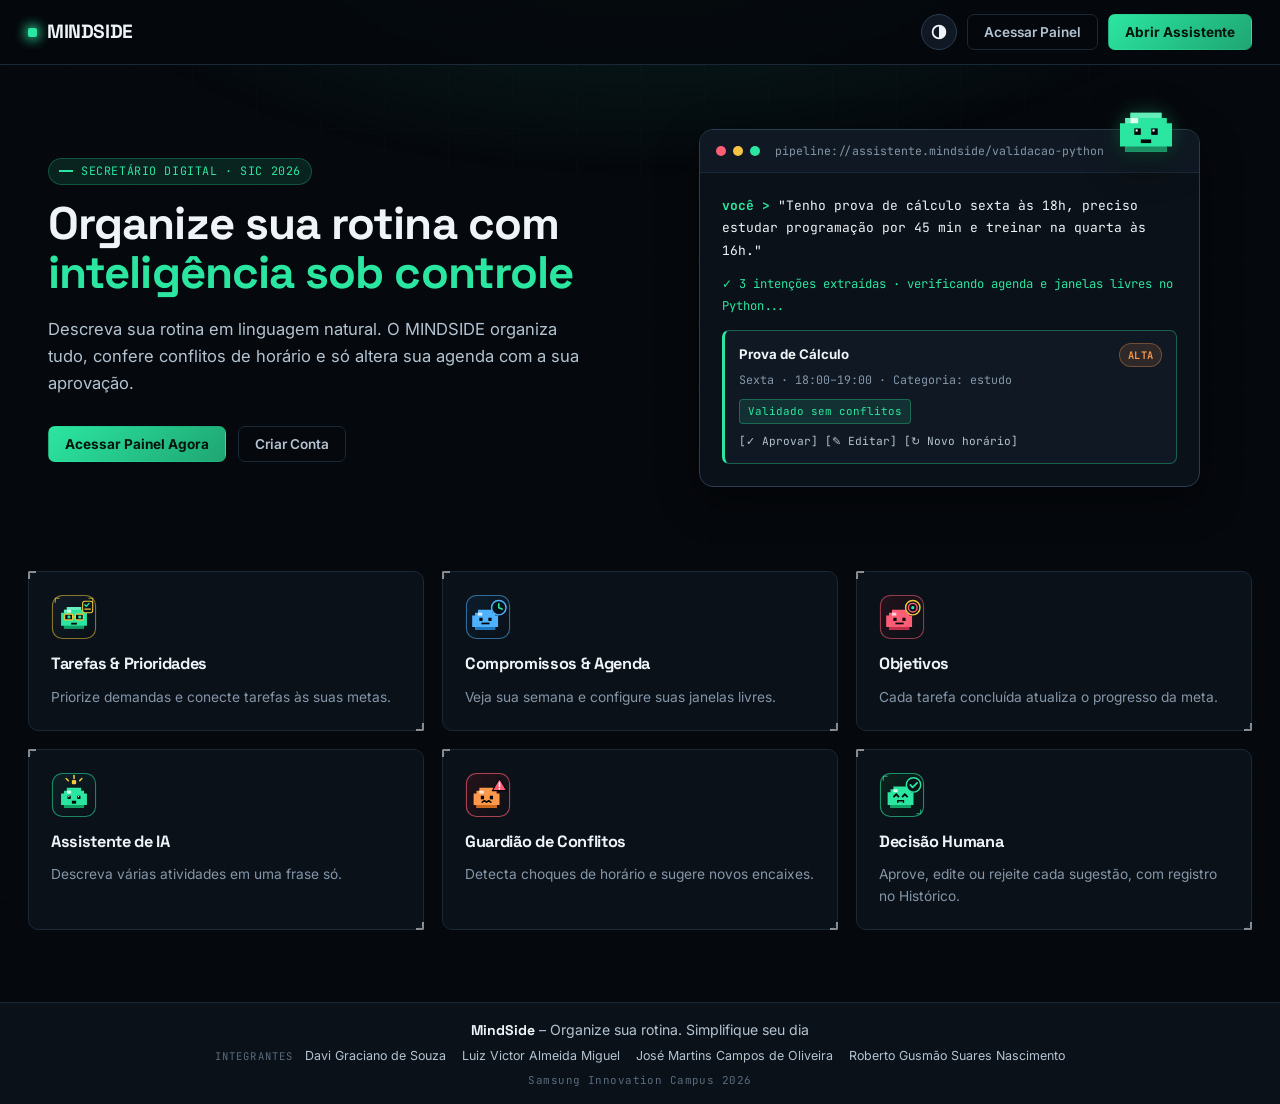
<file: index.html>
<!DOCTYPE html>
<html lang="pt-BR">
<head>
<meta charset="UTF-8">
<meta name="viewport" content="width=device-width, initial-scale=1.0">
<title>MINDSIDE — Secretário Digital Inteligente</title>
<link rel="icon" type="image/svg+xml" href="assets/stickers/slime-default.svg">
<link rel="stylesheet" href="css/global.css">
</head>
<body data-area="ia">
  <nav class="navbar">
    <a class="brand" href="index.html"><span class="brand-dot"></span> MINDSIDE</a>
    <div class="nav-actions">
      <button class="theme-toggle" data-theme-toggle aria-label="Mudar para tema claro"><svg viewBox="0 0 24 24" width="18" height="18" aria-hidden="true" focusable="false"><circle cx="12" cy="12" r="8.5" fill="none" stroke="currentColor" stroke-width="2.4"/><path d="M12 3.5a8.5 8.5 0 0 1 0 17z" fill="currentColor"/></svg></button>
      <a class="btn btn-ghost" href="dashboard.html">Acessar Painel</a>
      <a class="btn btn-primary" href="assistente.html">Abrir Assistente</a>
    </div>
  </nav>

  <section class="hero">
    <div class="hero-inner">
      <div class="hero-copy">
        <div class="eyebrow-mono"><span class="bar"></span>SECRETÁRIO DIGITAL · SIC 2026</div>
        <h1>Organize sua rotina com<br><span class="accent">inteligência sob controle</span></h1>
        <p class="lead-text">
          Descreva sua rotina em linguagem natural. O MINDSIDE organiza tudo, confere conflitos de horário
          e só altera sua agenda com a sua aprovação.
        </p>
        <div class="hero-actions">
          <a class="btn btn-primary" href="dashboard.html">Acessar Painel Agora</a>
          <a class="btn btn-ghost" href="cadastro.html">Criar Conta</a>
        </div>
      </div>

      <div class="hero-visual" style="position:relative;">
        <div class="terminal hud">
          <div class="terminal-bar">
            <span class="tdot" style="background:var(--red);"></span>
            <span class="tdot" style="background:var(--yellow);"></span>
            <span class="tdot" style="background:var(--green);"></span>
            <span class="label">pipeline://assistente.mindside/validacao-python</span>
          </div>
          <div class="terminal-body">
            <div><span class="prompt">você &gt;</span> <span class="you">"Tenho prova de cálculo sexta às 18h, preciso estudar programação por 45 min e treinar na quarta às 16h."</span></div>
            <div style="margin-top:10px;">
              <span class="ai-line">✓ 3 intenções extraídas · verificando agenda e janelas livres no Python...</span>
            </div>
            <div class="terminal-preview-card">
              <div style="display:flex; justify-content:space-between; align-items:center; gap:8px;">
                <strong style="font-size:.83rem;">Prova de Cálculo</strong>
                <span class="badge badge-alta">alta</span>
              </div>
              <div style="font-size:.73rem; color:var(--text-dim); font-family:var(--font-mono); margin-top:3px;">
                Sexta · 18:00–19:00 · Categoria: estudo
              </div>
              <div style="display:flex; justify-content:space-between; align-items:center; margin-top:8px; gap:8px; flex-wrap:wrap;">
                <span class="tag">Validado sem conflitos</span>
                <span style="font-family:var(--font-mono); font-size:.7rem; color:var(--text-secondary);">[✓ Aprovar] [✎ Editar] [↻ Novo horário]</span>
              </div>
            </div>
          </div>
        </div>
        <div class="hero-slime-badge">
          <div data-slime style="width:100%;height:100%;" title="MINDSIDE — Mascote Interativo"></div>
        </div>
      </div>
    </div>
  </section>

  <div class="container">
    <div class="features">
      <div class="feature-card hud">
        <img class="sticker-img" src="assets/stickers/slime-focus.svg" alt="Ícone Tarefas">
        <h3>Tarefas & Prioridades</h3>
        <p>Priorize demandas e conecte tarefas às suas metas.</p>
      </div>
      <div class="feature-card hud">
        <img class="sticker-img" src="assets/stickers/slime-schedule.svg" alt="Ícone Agenda">
        <h3>Compromissos & Agenda</h3>
        <p>Veja sua semana e configure suas janelas livres.</p>
      </div>
      <div class="feature-card hud">
        <img class="sticker-img" src="assets/stickers/slime-goal.svg" alt="Ícone Objetivos">
        <h3>Objetivos</h3>
        <p>Cada tarefa concluída atualiza o progresso da meta.</p>
      </div>
      <div class="feature-card hud">
        <img class="sticker-img" src="assets/stickers/slime-idea.svg" alt="Ícone Assistente IA">
        <h3>Assistente de IA</h3>
        <p>Descreva várias atividades em uma frase só.</p>
      </div>
      <div class="feature-card hud">
        <img class="sticker-img" src="assets/stickers/slime-conflict.svg" alt="Ícone Conflitos">
        <h3>Guardião de Conflitos</h3>
        <p>Detecta choques de horário e sugere novos encaixes.</p>
      </div>
      <div class="feature-card hud">
        <img class="sticker-img" src="assets/stickers/slime-done.svg" alt="Ícone Controle Humano">
        <h3>Decisão Humana</h3>
        <p>Aprove, edite ou rejeite cada sugestão, com registro no Histórico.</p>
      </div>
    </div>
  </div>


  <footer class="footer">
    <div class="footer-inner">
      <p class="footer-tagline"><strong>MindSide</strong> – Organize sua rotina. Simplifique seu dia</p>
      <div class="footer-team">
        <span class="footer-label">Integrantes</span>
        <ul class="footer-members">
          <li>Davi Graciano de Souza</li>
          <li>Luiz Victor Almeida Miguel</li>
          <li>José Martins Campos de Oliveira</li>
          <li>Roberto Gusmão Suares Nascimento</li>
        </ul>
      </div>
      <p class="footer-course">Samsung Innovation Campus 2026</p>
    </div>
  </footer>

  <script src="js/theme.js"></script>
  <script src="js/area-theme.js"></script>
  <script src="js/slime.js"></script>
</body>
</html>
</file>
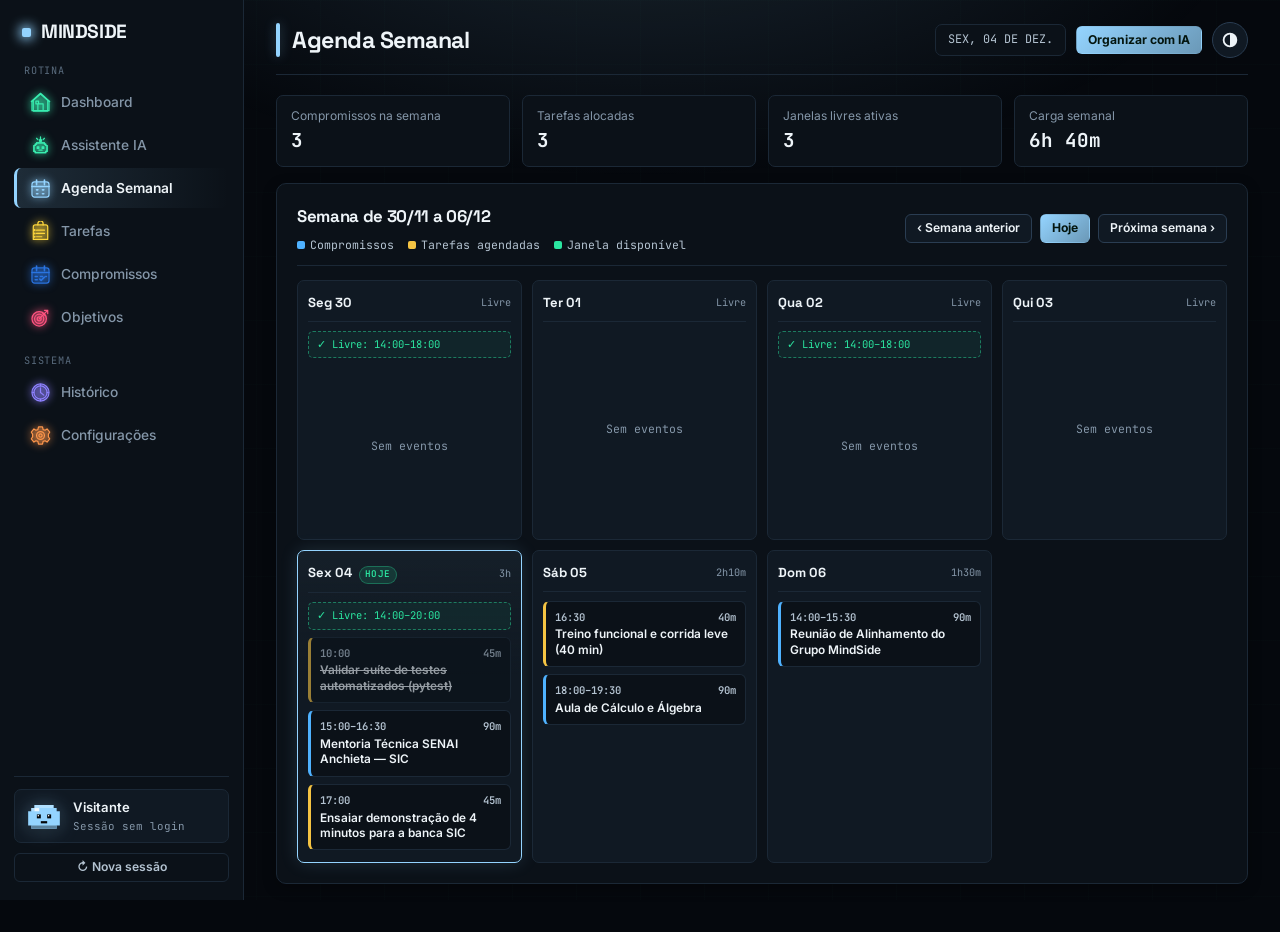
<file: agenda.html>
<!DOCTYPE html>
<html lang="pt-BR">
<head>
<meta charset="UTF-8">
<meta name="viewport" content="width=device-width, initial-scale=1.0">
<title>Agenda — MINDSIDE</title>
<link rel="stylesheet" href="css/global.css">
</head>
<body data-area="agenda">
  <div class="app-shell"><div id="app-shell" style="display:contents;"></div></div>
  <script src="js/theme.js"></script>
  <script src="js/mock-backend.js"></script>
  <script src="js/api.js"></script>
  <script src="js/toast.js"></script>
  <script src="js/area-theme.js"></script>
  <script src="js/slime.js"></script>
  <script src="js/auth.js"></script>
  <script src="js/shell.js"></script>
  <script src="js/agenda.js"></script>
</body>
</html>
</file>
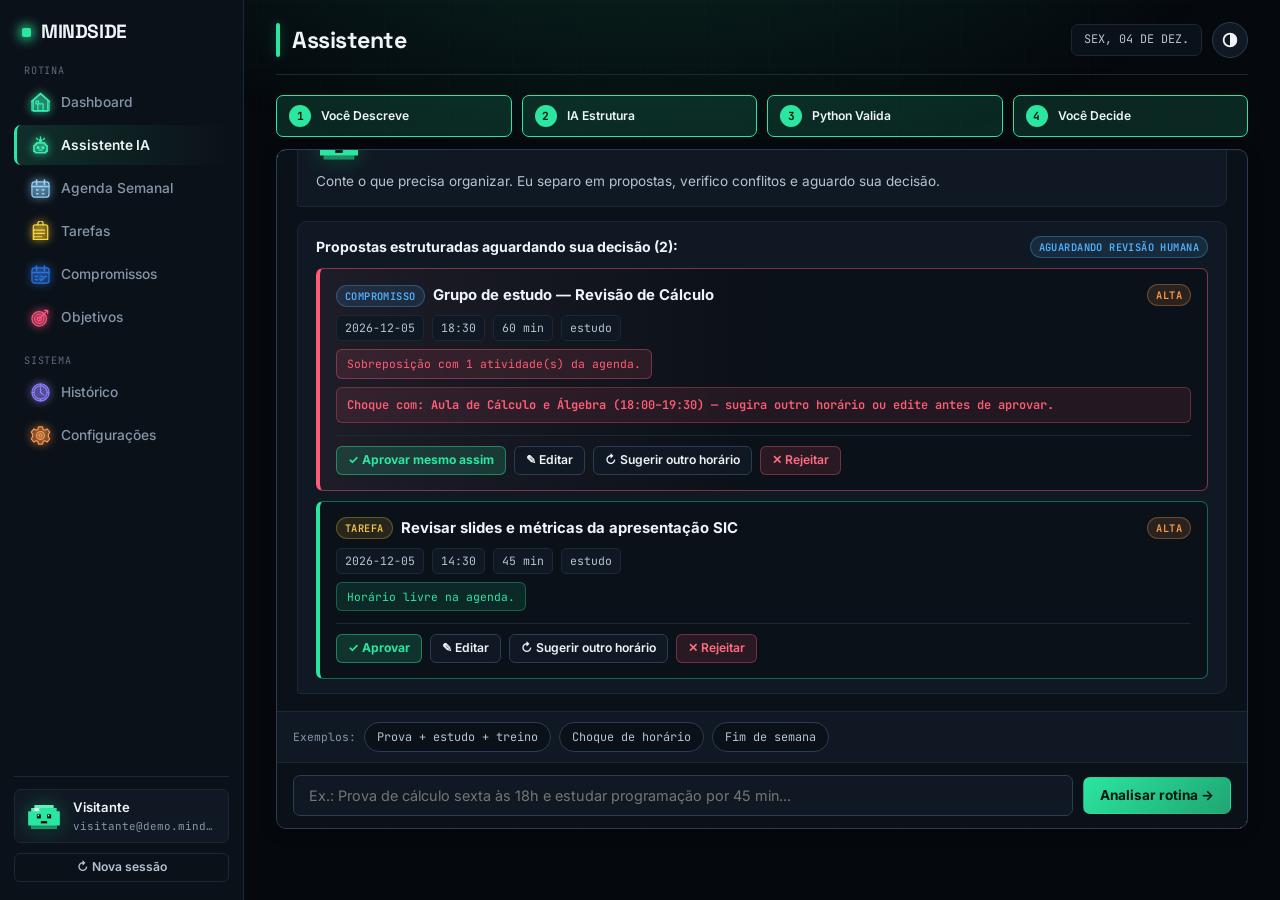
<file: assistente.html>
<!DOCTYPE html>
<html lang="pt-BR">
<head>
<meta charset="UTF-8">
<meta name="viewport" content="width=device-width, initial-scale=1.0">
<title>Assistente — MINDSIDE</title>
<link rel="stylesheet" href="css/global.css">
</head>
<body data-area="ia">
  <div class="app-shell"><div id="app-shell" style="display:contents;"></div></div>

  <div class="modal-overlay" id="edit-sugg-overlay">
    <div class="modal">
      <h3>Editar sugestão</h3>
      <form id="edit-sugg-form">
        <input type="hidden" id="edit-sugg-id">
        <div class="field"><label>Título</label><input type="text" id="edit-sugg-title" maxlength="200" required></div>
        <div class="form-row">
          <div class="field"><label>Tipo</label>
            <select id="edit-sugg-type"><option value="tarefa">Tarefa</option><option value="compromisso">Compromisso</option></select>
          </div>
          <div class="field"><label>Prioridade</label>
            <select id="edit-sugg-priority"><option value="baixa">Baixa</option><option value="media">Média</option><option value="alta">Alta</option><option value="urgente">Urgente</option></select>
          </div>
        </div>
        <div class="form-row">
          <div class="field"><label>Data</label><input type="date" id="edit-sugg-date"></div>
          <div class="field"><label>Horário</label><input type="time" id="edit-sugg-time"></div>
        </div>
        <div class="form-row">
          <div class="field"><label>Duração (min)</label><input type="number" id="edit-sugg-duration" min="1" max="1440" value="30"></div>
          <div class="field"><label>Categoria</label>
            <select id="edit-sugg-category"><option value="estudo">Estudo</option><option value="trabalho">Trabalho</option><option value="saude">Saúde</option><option value="lazer">Lazer</option><option value="pessoal">Pessoal</option><option value="geral">Geral</option></select>
          </div>
        </div>
        <div class="modal-actions">
          <button type="button" class="btn" id="edit-sugg-cancel">Cancelar</button>
          <button type="submit" class="btn btn-primary">Salvar edição</button>
        </div>
      </form>
    </div>
  </div>

  <script src="js/theme.js"></script>
  <script src="js/mock-backend.js"></script>
  <script src="js/api.js"></script>
  <script src="js/toast.js"></script>
  <script src="js/area-theme.js"></script>
  <script src="js/slime.js"></script>
  <script src="js/auth.js"></script>
  <script src="js/shell.js"></script>
  <script src="js/assistente.js"></script>
</body>
</html>
</file>
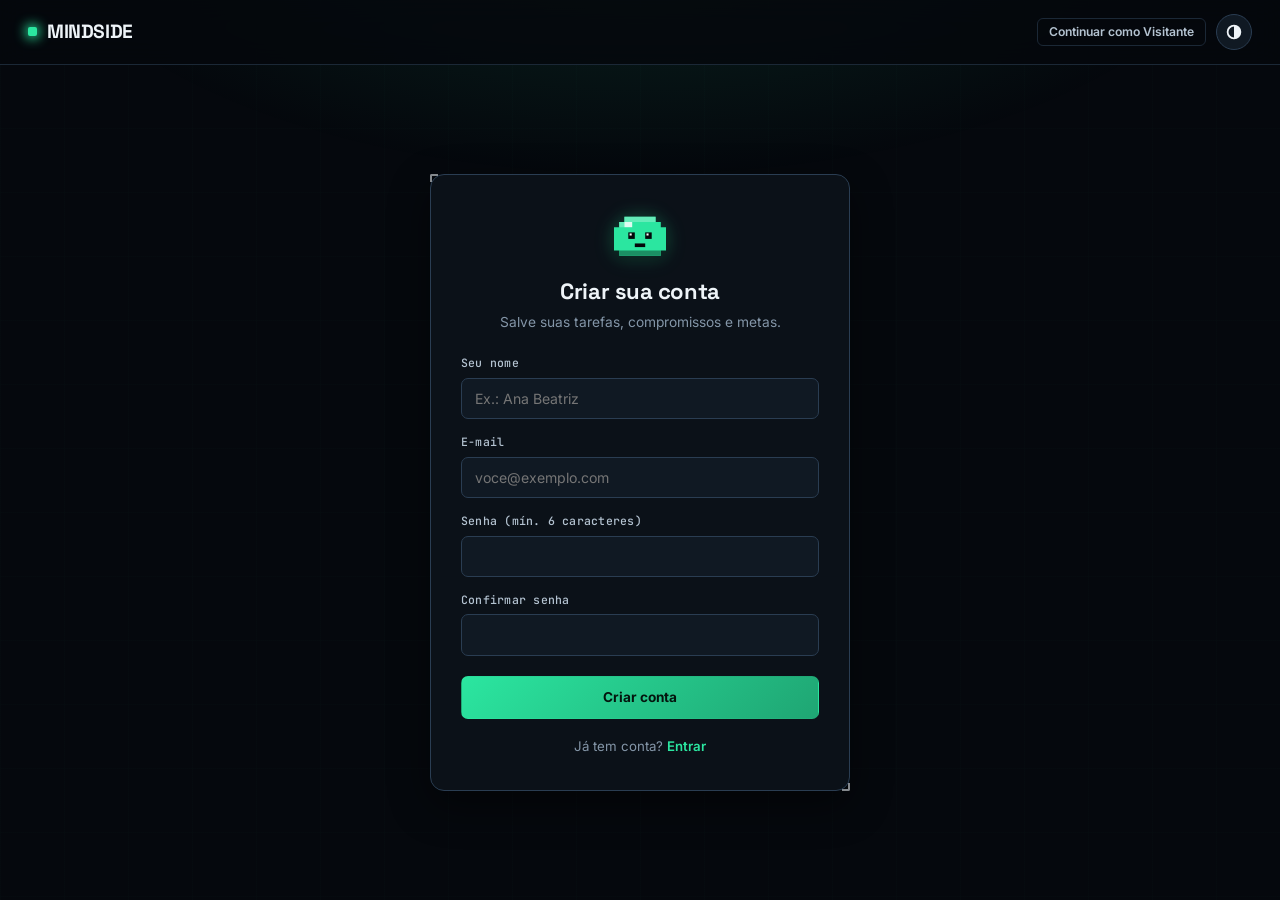
<file: cadastro.html>
<!DOCTYPE html>
<html lang="pt-BR">
<head>
<meta charset="UTF-8">
<meta name="viewport" content="width=device-width, initial-scale=1.0">
<title>Criar conta — MINDSIDE</title>
<link rel="icon" type="image/svg+xml" href="assets/stickers/slime-default.svg">
<link rel="stylesheet" href="css/global.css">
</head>
<body data-area="ia">
  <nav class="navbar">
    <a class="brand" href="index.html"><span class="brand-dot"></span> MINDSIDE</a>
    <div class="nav-actions">
      <a class="btn btn-sm btn-ghost" href="dashboard.html">Continuar como Visitante</a>
      <button class="theme-toggle" data-theme-toggle aria-label="Mudar para tema claro"><svg viewBox="0 0 24 24" width="18" height="18" aria-hidden="true" focusable="false"><circle cx="12" cy="12" r="8.5" fill="none" stroke="currentColor" stroke-width="2.4"/><path d="M12 3.5a8.5 8.5 0 0 1 0 17z" fill="currentColor"/></svg></button>
    </div>
  </nav>

  <div class="auth-wrap">
    <div class="auth-card">
      <div style="width:64px;height:52px;margin:0 auto;" data-slime></div>
      <h2>Criar sua conta</h2>
      <p class="sub">Salve suas tarefas, compromissos e metas.</p>
      <div class="form-error" id="form-error"></div>
      <form id="register-form">
        <div class="field">
          <label for="name">Seu nome</label>
          <input type="text" id="name" placeholder="Ex.: Ana Beatriz" required autocomplete="name">
        </div>
        <div class="field">
          <label for="email">E-mail</label>
          <input type="email" id="email" placeholder="voce@exemplo.com" required autocomplete="email">
        </div>
        <div class="field">
          <label for="password">Senha (mín. 6 caracteres)</label>
          <input type="password" id="password" required minlength="6" autocomplete="new-password">
        </div>
        <div class="field">
          <label for="password_confirm">Confirmar senha</label>
          <input type="password" id="password_confirm" required minlength="6" autocomplete="new-password">
        </div>
        <button type="submit" class="btn btn-primary">Criar conta</button>
      </form>
      <div class="switch-link">
        Já tem conta? <a href="login.html">Entrar</a>
      </div>
    </div>
  </div>

  <script src="js/theme.js"></script>
  <script src="js/mock-backend.js"></script>
  <script src="js/api.js"></script>
  <script src="js/area-theme.js"></script>
  <script src="js/slime.js"></script>
  <script src="js/auth.js"></script>
</body>
</html>
</file>
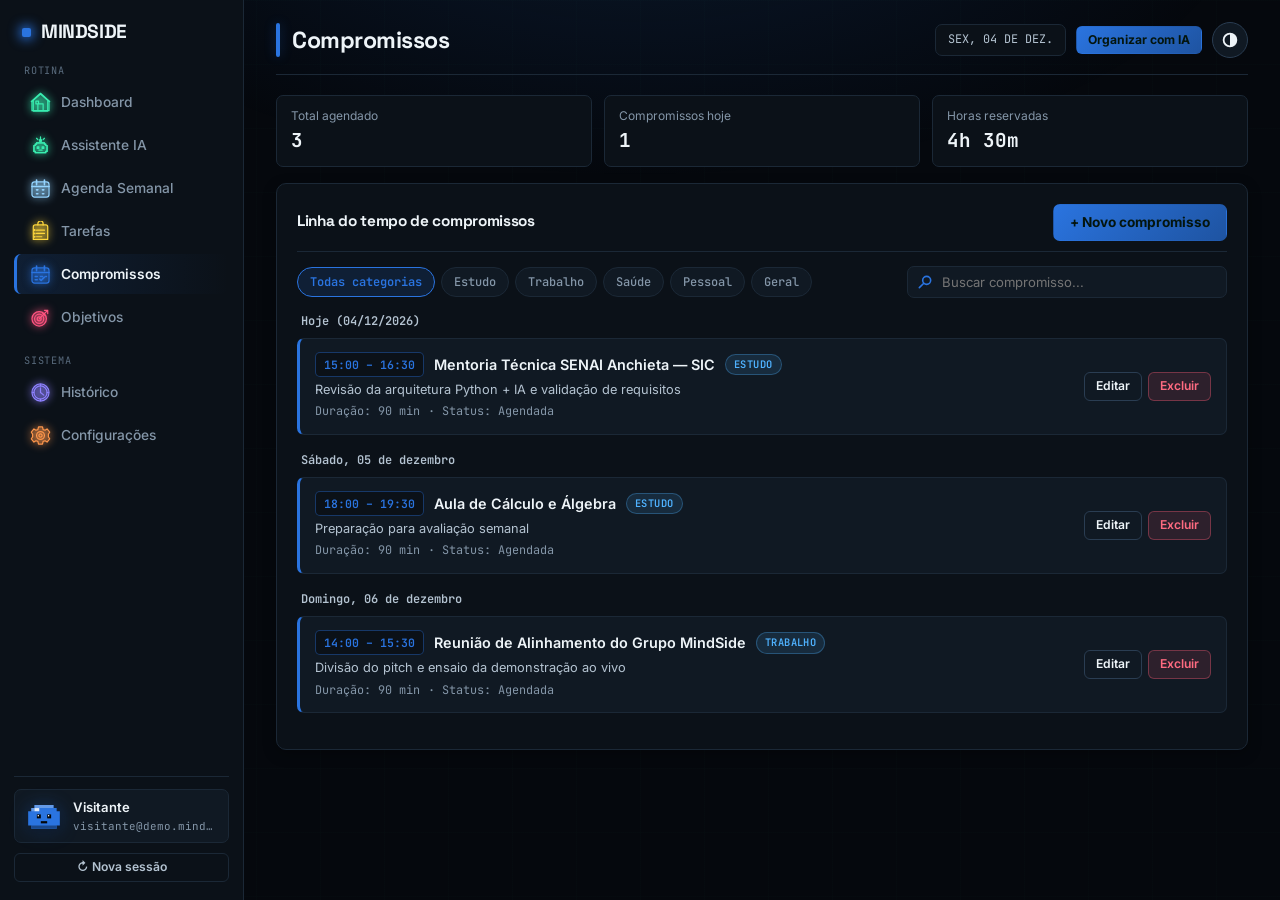
<file: compromissos.html>
<!DOCTYPE html>
<html lang="pt-BR">
<head>
<meta charset="UTF-8">
<meta name="viewport" content="width=device-width, initial-scale=1.0">
<title>Compromissos — MINDSIDE</title>
<link rel="stylesheet" href="css/global.css">
</head>
<body data-area="compromissos">
  <div class="app-shell"><div id="app-shell" style="display:contents;"></div></div>

  <div class="modal-overlay" id="appt-modal-overlay">
    <div class="modal">
      <h3 id="appt-modal-title">Novo compromisso</h3>
      <form id="appt-form">
        <input type="hidden" id="appt-id">
        <div class="field"><label>Título</label><input type="text" id="appt-title" required></div>
        <div class="field"><label>Descrição</label><input type="text" id="appt-description"></div>
        <div class="field"><label>Categoria</label>
          <select id="appt-category"><option value="estudo">Estudo</option><option value="trabalho">Trabalho</option><option value="saude">Saúde</option><option value="lazer">Lazer</option><option value="pessoal">Pessoal</option><option value="geral" selected>Geral</option></select>
        </div>
        <div class="field"><label>Data</label><input type="date" id="appt-date" required></div>
        <div class="form-row">
          <div class="field"><label>Início</label><input type="time" id="appt-start" required></div>
          <div class="field"><label>Fim</label><input type="time" id="appt-end" required></div>
        </div>
        <div id="appt-conflict-warning" class="form-error"></div>
        <div class="modal-actions">
          <button type="button" class="btn" id="appt-cancel-btn">Cancelar</button>
          <button type="submit" class="btn btn-primary">Salvar</button>
        </div>
      </form>
    </div>
  </div>

  <script src="js/theme.js"></script>
  <script src="js/mock-backend.js"></script>
  <script src="js/api.js"></script>
  <script src="js/toast.js"></script>
  <script src="js/area-theme.js"></script>
  <script src="js/slime.js"></script>
  <script src="js/auth.js"></script>
  <script src="js/shell.js"></script>
  <script src="js/compromissos.js"></script>
</body>
</html>
</file>
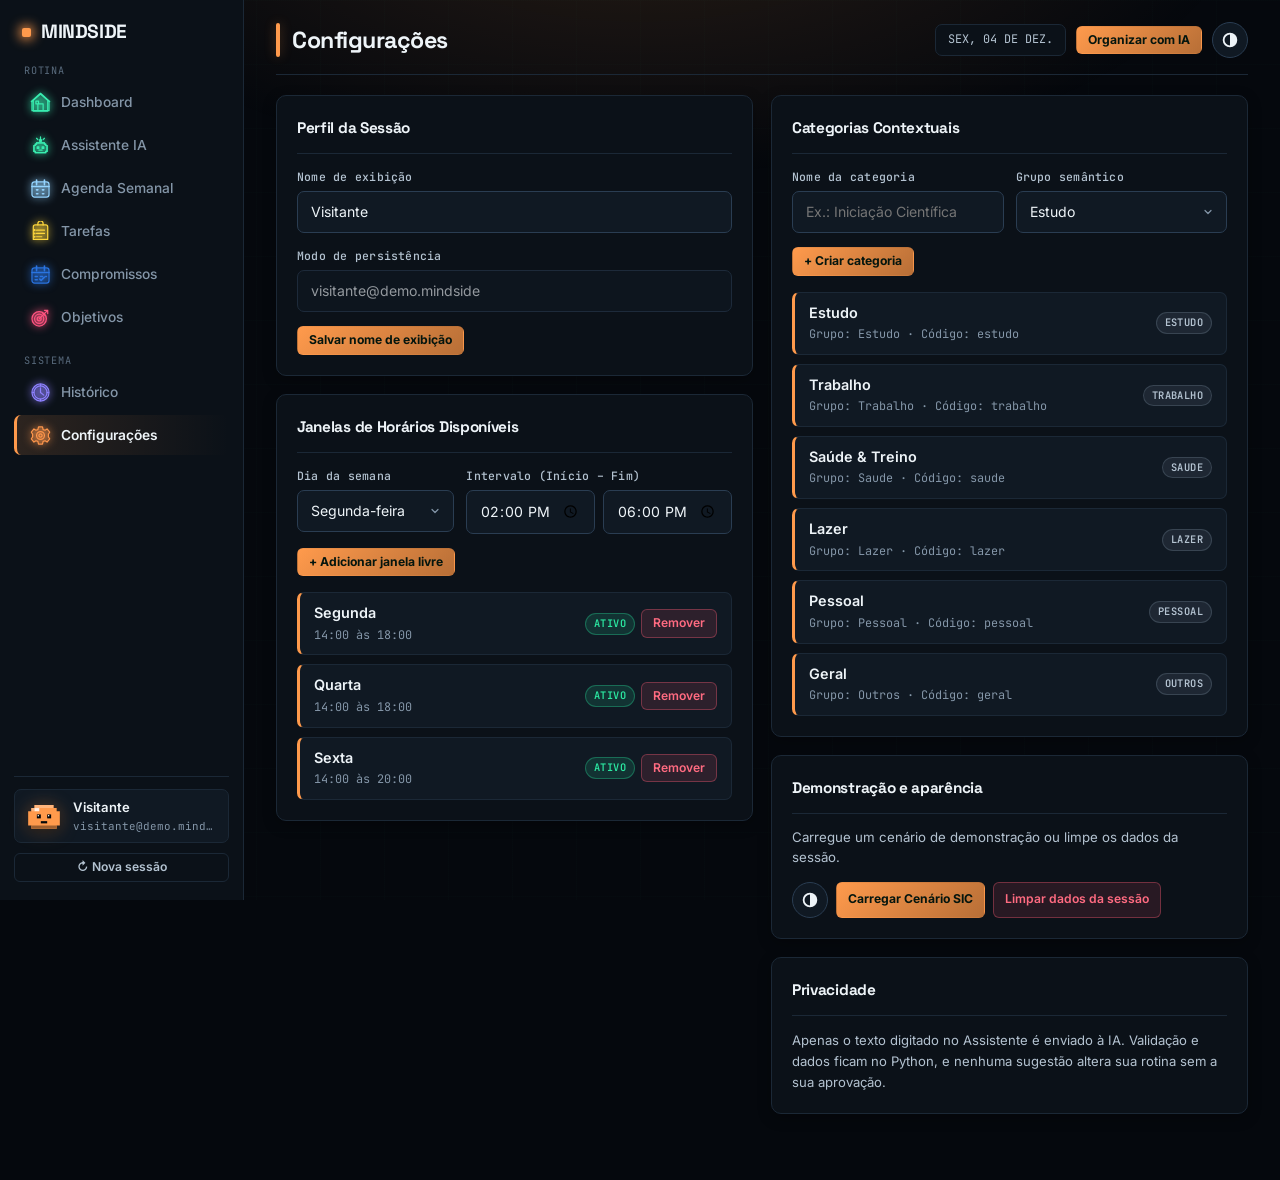
<file: configuracoes.html>
<!DOCTYPE html>
<html lang="pt-BR">
<head>
<meta charset="UTF-8">
<meta name="viewport" content="width=device-width, initial-scale=1.0">
<title>Configurações — MINDSIDE</title>
<link rel="stylesheet" href="css/global.css">
</head>
<body data-area="configuracoes">
  <div class="app-shell"><div id="app-shell" style="display:contents;"></div></div>
  <script src="js/theme.js"></script>
  <script src="js/mock-backend.js"></script>
  <script src="js/api.js"></script>
  <script src="js/toast.js"></script>
  <script src="js/area-theme.js"></script>
  <script src="js/slime.js"></script>
  <script src="js/auth.js"></script>
  <script src="js/shell.js"></script>
  <script src="js/configuracoes.js"></script>
</body>
</html>
</file>
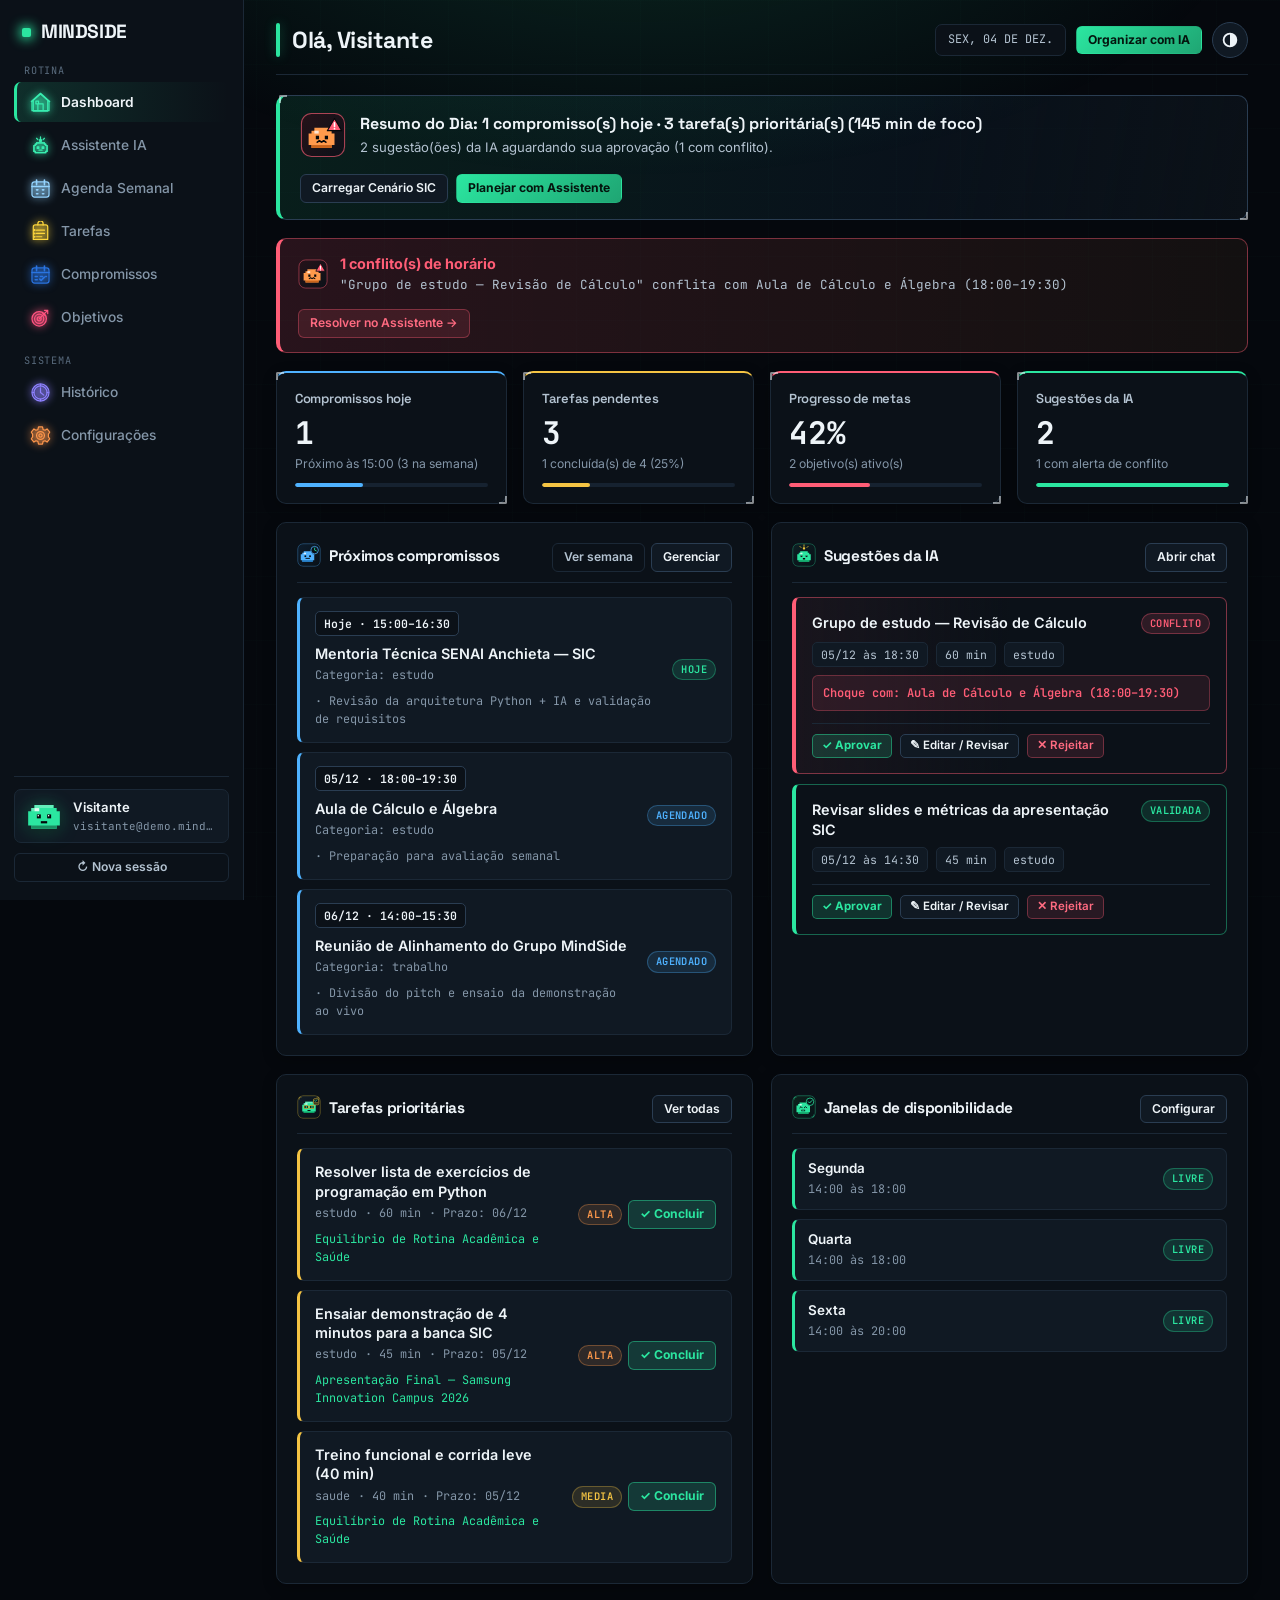
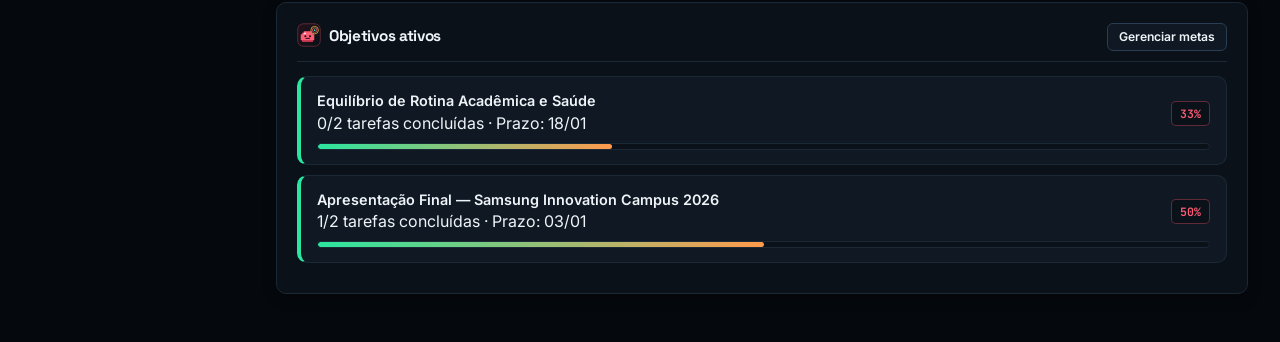
<file: dashboard.html>
<!DOCTYPE html>
<html lang="pt-BR">
<head>
<meta charset="UTF-8">
<meta name="viewport" content="width=device-width, initial-scale=1.0">
<title>Dashboard — MINDSIDE</title>
<link rel="stylesheet" href="css/global.css">
</head>
<body data-area="ia">
  <div class="app-shell">
    <div id="app-shell" style="display:contents;"></div>
  </div>

  <script src="js/theme.js"></script>
  <script src="js/mock-backend.js"></script>
  <script src="js/api.js"></script>
  <script src="js/toast.js"></script>
  <script src="js/area-theme.js"></script>
  <script src="js/slime.js"></script>
  <script src="js/auth.js"></script>
  <script src="js/shell.js"></script>
  <script src="js/dashboard.js"></script>
</body>
</html>
</file>
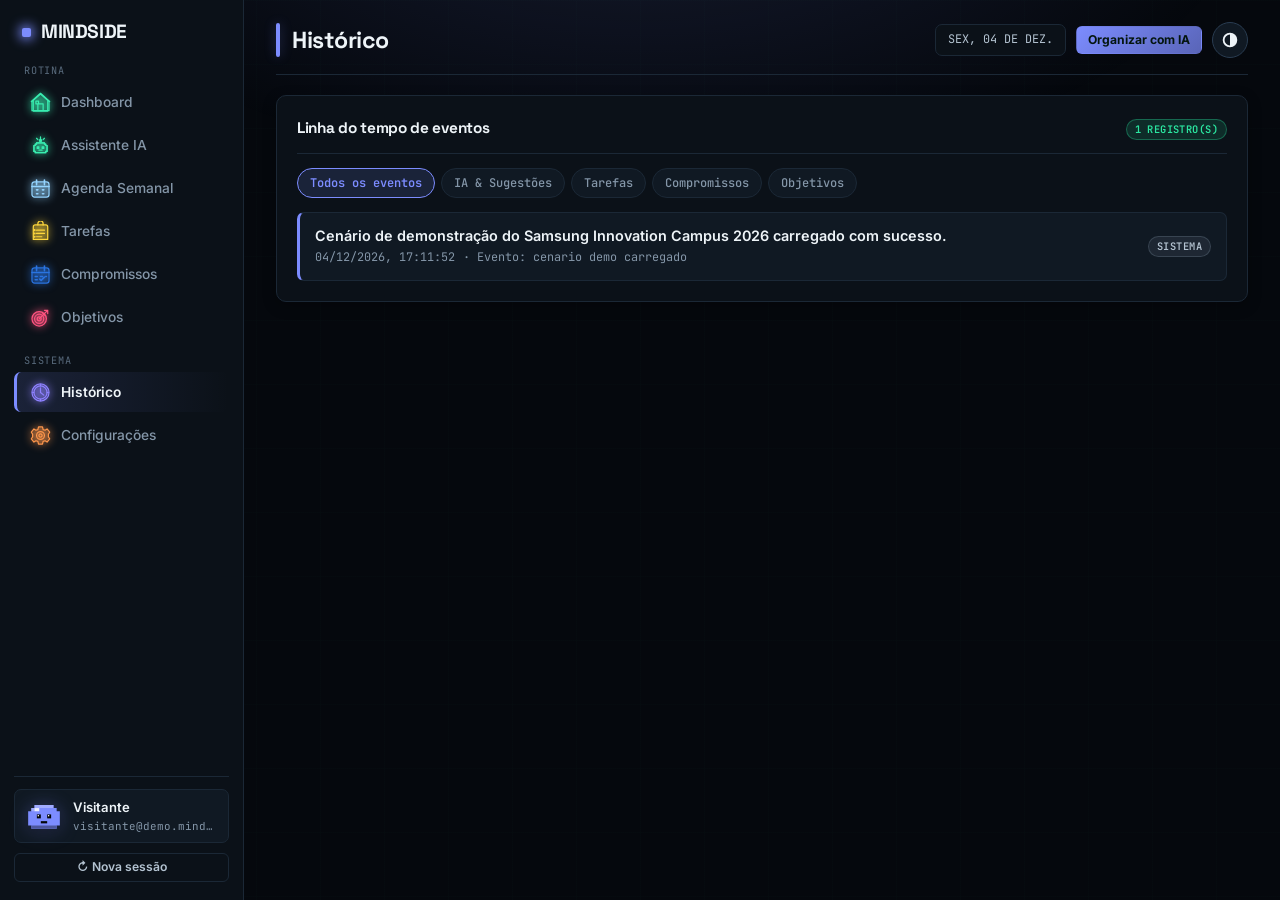
<file: historico.html>
<!DOCTYPE html>
<html lang="pt-BR">
<head>
<meta charset="UTF-8">
<meta name="viewport" content="width=device-width, initial-scale=1.0">
<title>Histórico — MINDSIDE</title>
<link rel="stylesheet" href="css/global.css">
</head>
<body data-area="historico">
  <div class="app-shell"><div id="app-shell" style="display:contents;"></div></div>
  <script src="js/theme.js"></script>
  <script src="js/mock-backend.js"></script>
  <script src="js/api.js"></script>
  <script src="js/toast.js"></script>
  <script src="js/area-theme.js"></script>
  <script src="js/slime.js"></script>
  <script src="js/auth.js"></script>
  <script src="js/shell.js"></script>
  <script src="js/historico.js"></script>
</body>
</html>
</file>
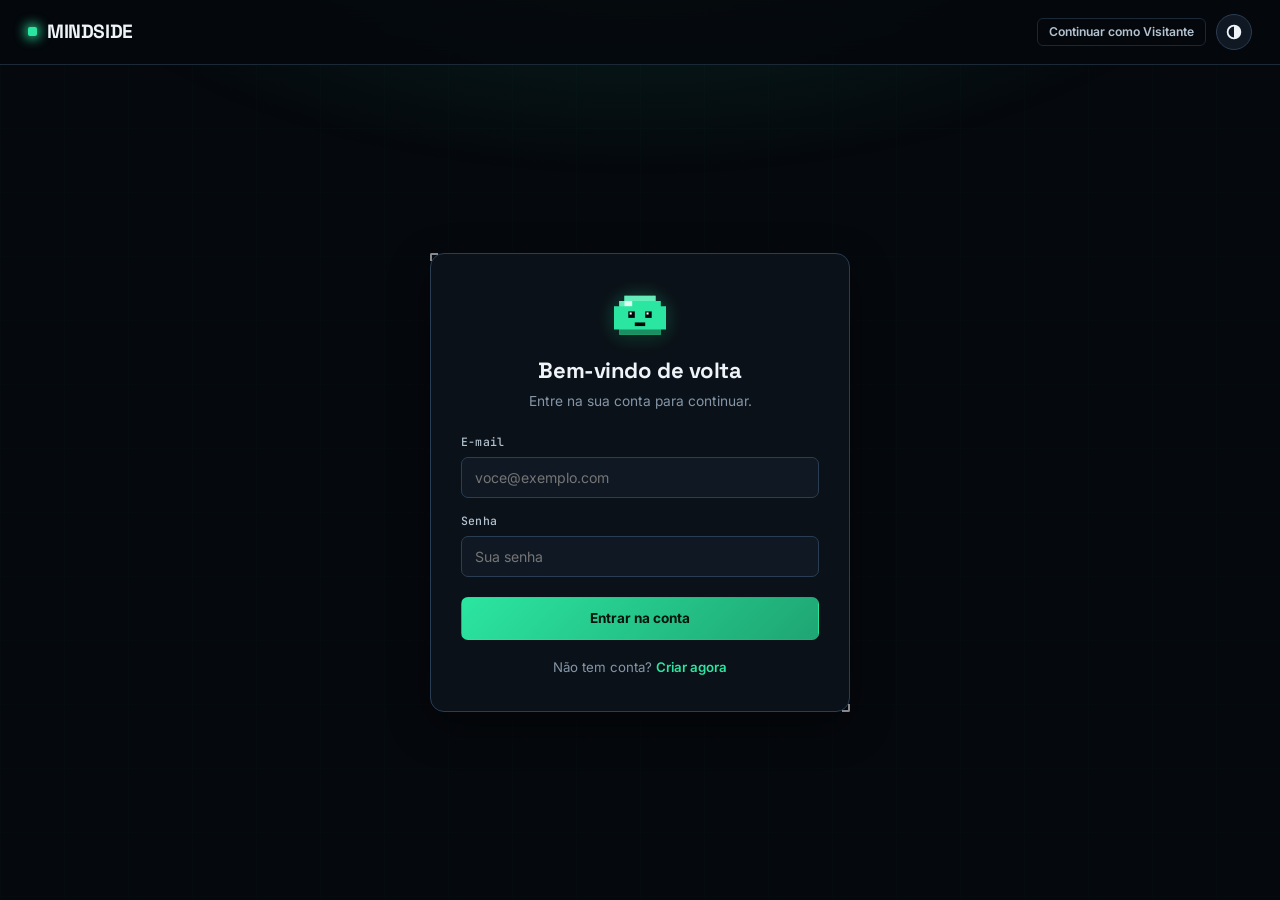
<file: login.html>
<!DOCTYPE html>
<html lang="pt-BR">
<head>
<meta charset="UTF-8">
<meta name="viewport" content="width=device-width, initial-scale=1.0">
<title>Entrar — MINDSIDE</title>
<link rel="icon" type="image/svg+xml" href="assets/stickers/slime-default.svg">
<link rel="stylesheet" href="css/global.css">
</head>
<body data-area="ia">
  <nav class="navbar">
    <a class="brand" href="index.html"><span class="brand-dot"></span> MINDSIDE</a>
    <div class="nav-actions">
      <a class="btn btn-sm btn-ghost" href="dashboard.html">Continuar como Visitante</a>
      <button class="theme-toggle" data-theme-toggle aria-label="Mudar para tema claro"><svg viewBox="0 0 24 24" width="18" height="18" aria-hidden="true" focusable="false"><circle cx="12" cy="12" r="8.5" fill="none" stroke="currentColor" stroke-width="2.4"/><path d="M12 3.5a8.5 8.5 0 0 1 0 17z" fill="currentColor"/></svg></button>
    </div>
  </nav>

  <div class="auth-wrap">
    <div class="auth-card">
      <div style="width:64px;height:52px;margin:0 auto;" data-slime></div>
      <h2>Bem-vindo de volta</h2>
      <p class="sub">Entre na sua conta para continuar.</p>
      <div class="form-error" id="form-error"></div>
      <form id="login-form">
        <div class="field">
          <label for="email">E-mail</label>
          <input type="email" id="email" placeholder="voce@exemplo.com" required autocomplete="email">
        </div>
        <div class="field">
          <label for="password">Senha</label>
          <input type="password" id="password" placeholder="Sua senha" required autocomplete="current-password">
        </div>
        <button type="submit" class="btn btn-primary">Entrar na conta</button>
      </form>
      <div class="switch-link">
        Não tem conta? <a href="cadastro.html">Criar agora</a>
      </div>
    </div>
  </div>

  <script src="js/theme.js"></script>
  <script src="js/mock-backend.js"></script>
  <script src="js/api.js"></script>
  <script src="js/area-theme.js"></script>
  <script src="js/slime.js"></script>
  <script src="js/auth.js"></script>
</body>
</html>
</file>
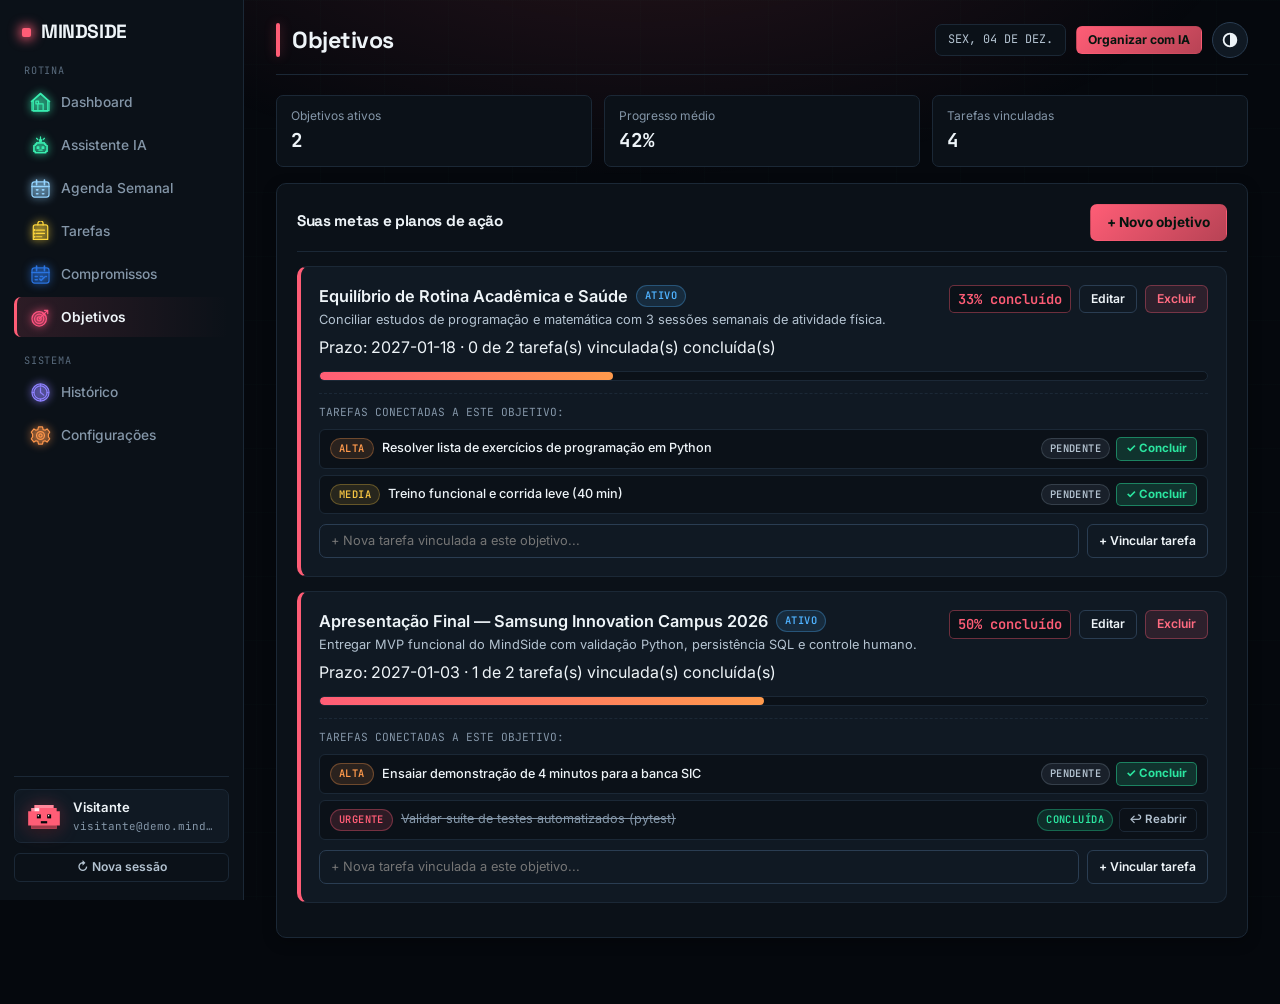
<file: objetivos.html>
<!DOCTYPE html>
<html lang="pt-BR">
<head>
<meta charset="UTF-8">
<meta name="viewport" content="width=device-width, initial-scale=1.0">
<title>Objetivos — MINDSIDE</title>
<link rel="stylesheet" href="css/global.css">
</head>
<body data-area="objetivos">
  <div class="app-shell"><div id="app-shell" style="display:contents;"></div></div>

  <div class="modal-overlay" id="goal-modal-overlay">
    <div class="modal">
      <h3 id="goal-modal-title">Novo objetivo</h3>
      <form id="goal-form">
        <input type="hidden" id="goal-id">
        <div class="field"><label>Título</label><input type="text" id="goal-title" required></div>
        <div class="field"><label>Descrição</label><input type="text" id="goal-description"></div>
        <div class="form-row">
          <div class="field"><label>Prazo</label><input type="date" id="goal-deadline"></div>
          <div class="field"><label>Progresso (%)</label><input type="number" id="goal-progress" min="0" max="100" value="0"></div>
        </div>
        <div class="field"><label>Status</label>
          <select id="goal-status"><option value="ativo">Ativo</option><option value="pausado">Pausado</option><option value="concluido">Concluído</option></select>
        </div>
        <div class="modal-actions">
          <button type="button" class="btn" id="goal-cancel-btn">Cancelar</button>
          <button type="submit" class="btn btn-primary">Salvar</button>
        </div>
      </form>
    </div>
  </div>

  <script src="js/theme.js"></script>
  <script src="js/mock-backend.js"></script>
  <script src="js/api.js"></script>
  <script src="js/toast.js"></script>
  <script src="js/area-theme.js"></script>
  <script src="js/slime.js"></script>
  <script src="js/auth.js"></script>
  <script src="js/shell.js"></script>
  <script src="js/objetivos.js"></script>
</body>
</html>
</file>
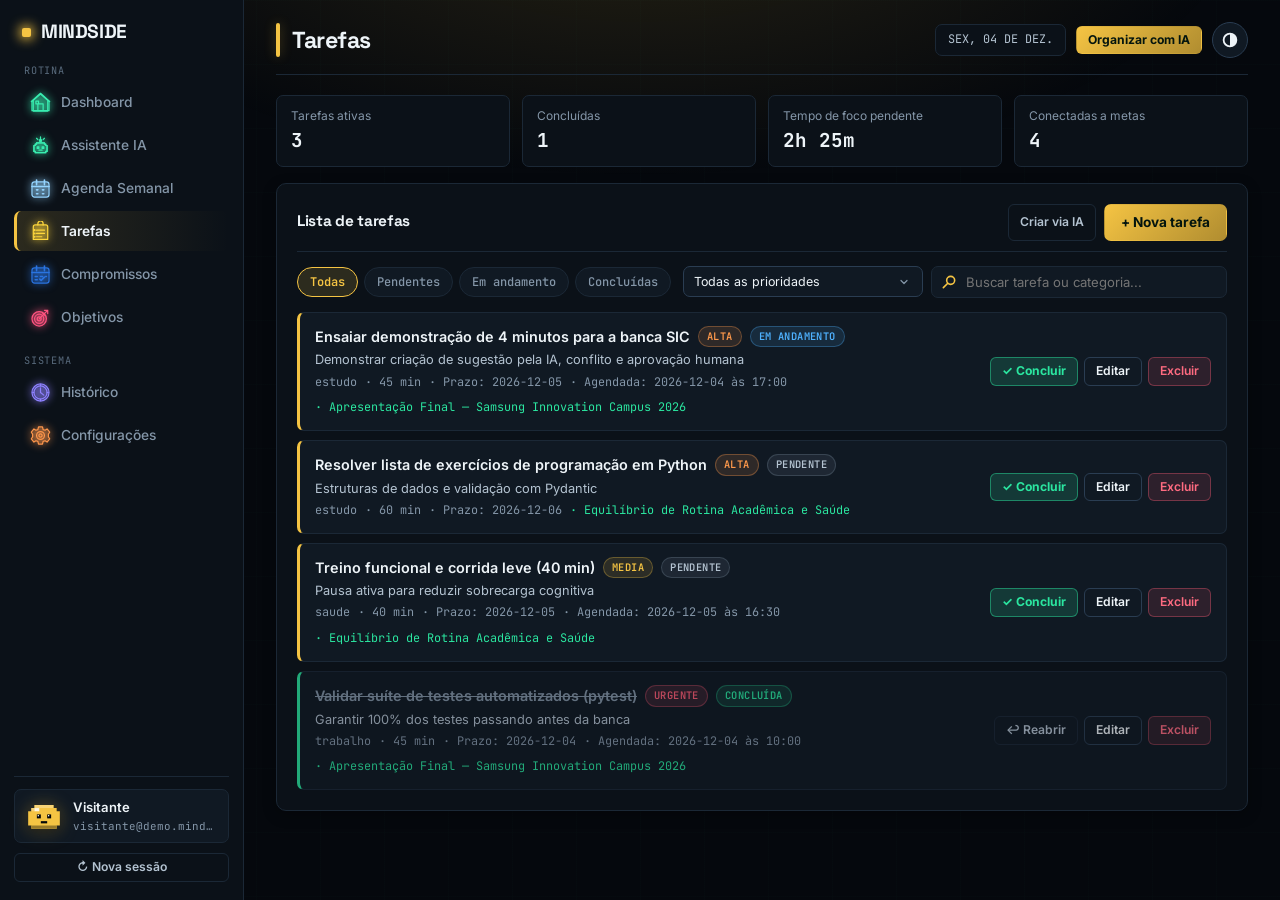
<file: tarefas.html>
<!DOCTYPE html>
<html lang="pt-BR">
<head>
<meta charset="UTF-8">
<meta name="viewport" content="width=device-width, initial-scale=1.0">
<title>Tarefas — MINDSIDE</title>
<link rel="stylesheet" href="css/global.css">
</head>
<body data-area="tarefas">
  <div class="app-shell"><div id="app-shell" style="display:contents;"></div></div>

  <div class="modal-overlay" id="task-modal-overlay">
    <div class="modal">
      <h3 id="task-modal-title">Nova tarefa</h3>
      <form id="task-form">
        <input type="hidden" id="task-id">
        <div class="field"><label>Título</label><input type="text" id="task-title" required></div>
        <div class="field"><label>Descrição</label><input type="text" id="task-description"></div>
        <div class="form-row">
          <div class="field"><label>Prioridade</label>
            <select id="task-priority"><option value="baixa">Baixa</option><option value="media" selected>Média</option><option value="alta">Alta</option><option value="urgente">Urgente</option></select>
          </div>
          <div class="field"><label>Categoria</label>
            <select id="task-category"><option value="estudo">Estudo</option><option value="trabalho">Trabalho</option><option value="saude">Saúde</option><option value="lazer">Lazer</option><option value="pessoal">Pessoal</option><option value="geral" selected>Geral</option></select>
          </div>
        </div>
        <div class="form-row">
          <div class="field"><label>Prazo</label><input type="date" id="task-deadline"></div>
          <div class="field"><label>Duração (min)</label><input type="number" id="task-duration" value="30" min="5"></div>
        </div>
        <div class="form-row">
          <div class="field"><label>Data agendada</label><input type="date" id="task-scheduled-date"></div>
          <div class="field"><label>Horário agendado</label><input type="time" id="task-scheduled-time"></div>
        </div>
        <div class="form-row">
          <div class="field"><label>Vincular a Objetivo</label>
            <select id="task-goal-id"><option value="">Sem vínculo</option></select>
          </div>
          <div class="field"><label>Status</label>
            <select id="task-status"><option value="pendente">Pendente</option><option value="em_andamento">Em andamento</option><option value="concluida">Concluída</option></select>
          </div>
        </div>
        <div id="task-conflict-warning" class="form-error"></div>
        <div class="modal-actions">
          <button type="button" class="btn" id="task-cancel-btn">Cancelar</button>
          <button type="submit" class="btn btn-primary">Salvar</button>
        </div>
      </form>
    </div>
  </div>

  <script src="js/theme.js"></script>
  <script src="js/mock-backend.js"></script>
  <script src="js/api.js"></script>
  <script src="js/toast.js"></script>
  <script src="js/area-theme.js"></script>
  <script src="js/slime.js"></script>
  <script src="js/auth.js"></script>
  <script src="js/shell.js"></script>
  <script src="js/tarefas.js"></script>
</body>
</html>
</file>
<file: css/global.css>
/* =========================================================
   MINDSIDE — Design System v2.0 (Tactical Calm HUD / Precision Studio)
   Direção estética: Clareza executiva, precisão técnica e personalidade original.
   Tipografia: Space Grotesk (display) + Inter (corpo) + JetBrains Mono (telemetria/horários).
   ========================================================= */
@import url('https://fonts.googleapis.com/css2?family=Space+Grotesk:wght@500;600;700&family=Inter:wght@400;500;600;700&family=JetBrains+Mono:wght@400;500;600&display=swap');

:root {
  /* Paleta cromática principal e acentos de domínio */
  --green: #2be6a0;
  --green-dark: #0f9e63;
  --green-dim: rgba(43, 230, 160, 0.12);
  --yellow: #f5c443;
  --blue: #4fb2ff;
  --blue-deep: #2a74e0;
  --blue-soft: #94d4ff;
  --red: #ff5d76;
  --orange: #ff9a4c;
  --purple: #b07bff;
  --indigo: #7c8cff;

  /* Superfícies em camadas (Dark HUD padrão) */
  --black: #05080d;
  --panel: #0b1118;
  --panel-2: #101923;
  --panel-3: #162230;
  --panel-hover: #14202c;
  --border: #1b2836;
  --border-bright: #2a3d52;

  /* Tipografia e hierarquia de contraste (WCAG AA/AAA) */
  --text: #eef4f8;
  --text-secondary: #b4c3d1;
  --text-dim: #8496a8;
  --text-dimmer: #596b7d;

  /* Semântica de estado */
  --accent: var(--green);
  --accent-dark: var(--green-dark);
  --danger: #ff5d76;
  --danger-dim: rgba(255, 93, 118, 0.12);
  --success: #2be6a0;
  --success-dim: rgba(43, 230, 160, 0.12);
  --warn: #ffb020;
  --warn-dim: rgba(255, 176, 32, 0.14);

  /* Geometria, elevação e ritmo espacial */
  --radius-lg: 14px;
  --radius: 10px;
  --radius-sm: 7px;
  --radius-xs: 5px;
  --shadow-sm: 0 4px 14px rgba(0, 0, 0, 0.28);
  --shadow: 0 14px 40px rgba(0, 0, 0, 0.48);
  --shadow-lg: 0 24px 64px rgba(0, 0, 0, 0.65);

  /* Fontes */
  --font-display: 'Space Grotesk', 'Inter', -apple-system, sans-serif;
  --font-body: 'Inter', -apple-system, BlinkMacSystemFont, sans-serif;
  --font-mono: 'JetBrains Mono', ui-monospace, SFMono-Regular, Menlo, monospace;
  --grid-size: 64px;

  /* ---------- Sistema centralizado de tema por área ----------
     --accent-area é a ÚNICA fonte de verdade para a cor temática da página ativa. */
  --accent-area: var(--green);
  --accent-area-hover: color-mix(in srgb, var(--accent-area) 86%, white);
  --accent-area-dark: color-mix(in srgb, var(--accent-area) 72%, black);
  --accent-area-light: color-mix(in srgb, var(--accent-area) 14%, transparent);
  --accent-area-border: color-mix(in srgb, var(--accent-area) 38%, transparent);
  --accent-area-glow: color-mix(in srgb, var(--accent-area) 32%, transparent);
}

/* Mapa central área → cor */
:root:has(body[data-area="ia"])            { --accent-area: var(--green); }
:root:has(body[data-area="tarefas"])       { --accent-area: var(--yellow); }
:root:has(body[data-area="compromissos"])  { --accent-area: var(--blue-deep); }
:root:has(body[data-area="agenda"])        { --accent-area: var(--blue-soft); }
:root:has(body[data-area="objetivos"])     { --accent-area: var(--red); }
:root:has(body[data-area="documentos"])    { --accent-area: var(--orange); }
:root:has(body[data-area="perfil"])        { --accent-area: var(--purple); }
:root:has(body[data-area="configuracoes"]) { --accent-area: var(--orange); }
:root:has(body[data-area="historico"])     { --accent-area: var(--indigo); }

/* Tema Claro (Precision Daylight) */
[data-theme="light"] {
  --black: #f2f5f9;
  --panel: #ffffff;
  --panel-2: #f6f8fb;
  --panel-3: #eaeff5;
  --panel-hover: #eef3f8;
  --border: #dce3ec;
  --border-bright: #c2cedc;
  --text: #0d1722;
  --text-secondary: #334354;
  --text-dim: #556677;
  --text-dimmer: #7d8e9f;
  --shadow-sm: 0 2px 8px rgba(15, 30, 50, 0.06);
  --shadow: 0 12px 32px rgba(15, 30, 50, 0.09);
  --shadow-lg: 0 20px 48px rgba(15, 30, 50, 0.14);
  --green-dim: rgba(15, 158, 99, 0.10);
  --blue-soft: #6cc3ff;
}

/* Reset e base */
*, *::before, *::after { box-sizing: border-box; }
/* Responsivo: quem rola é a janela (viewport), não o <body>. Com "height:100%" + overflow-x:hidden
   nos dois, o body virava um container de rolagem aninhado (barra do navegador não recolhe no celular,
   rolagem "presa", tela cheia cortada). Aqui só o html corta o excesso horizontal. */
html { min-height: 100%; overflow-x: hidden; -webkit-text-size-adjust: 100%; text-size-adjust: 100%; }
body {
  min-height: 100%;
  overflow-x: clip;
  margin: 0;
  font-family: var(--font-body);
  background: var(--black);
  color: var(--text);
  line-height: 1.5;
  -webkit-font-smoothing: antialiased;
  transition: background-color .25s ease, color .25s ease;
  background-image:
    linear-gradient(rgba(43, 230, 160, 0.012) 1px, transparent 1px),
    linear-gradient(90deg, rgba(43, 230, 160, 0.012) 1px, transparent 1px);
  background-size: var(--grid-size) var(--grid-size);
  background-attachment: fixed;
  position: relative;
}
[data-theme="light"] body {
  background-image:
    linear-gradient(rgba(15, 60, 45, 0.014) 1px, transparent 1px),
    linear-gradient(90deg, rgba(15, 60, 45, 0.014) 1px, transparent 1px);
}
body::before {
  content: "";
  position: fixed;
  inset: 0;
  pointer-events: none;
  z-index: 0;
  background: radial-gradient(ellipse 950px 440px at 50% -12%, var(--accent-area-light), transparent 65%);
}

a { color: inherit; text-decoration: none; }
button { font-family: inherit; cursor: pointer; }
input, select, textarea { font-family: inherit; }
h1, h2, h3, h4 { font-family: var(--font-display); letter-spacing: -0.02em; margin-top: 0; }
code, .mono { font-family: var(--font-mono); }

.container {
  max-width: 1600px;
  width: 100%;
  margin: 0 auto;
  padding: 0 28px;
  position: relative;
  z-index: 1;
}

/* ---------- Cantoneiras Técnicas HUD (Discretas e elegantes) ---------- */
.hud, .card, .feature-card, .auth-card, .suggestion-card, .stat-card {
  position: relative;
}
.hud::before, .hud::after,
.auth-card::before, .auth-card::after,
.stat-card::before, .stat-card::after {
  content: "";
  position: absolute;
  width: 8px;
  height: 8px;
  pointer-events: none;
  border-color: var(--accent-area, var(--accent));
  opacity: 0.55;
}
.hud::before, .auth-card::before, .stat-card::before {
  top: -1px; left: -1px;
  border-top: 2px solid; border-left: 2px solid;
  border-top-left-radius: 2px;
}
.hud::after, .auth-card::after, .stat-card::after {
  bottom: -1px; right: -1px;
  border-bottom: 2px solid; border-right: 2px solid;
  border-bottom-right-radius: 2px;
}

/* ---------- Navbar (Landing / Auth) ---------- */
.navbar {
  display: flex;
  align-items: center;
  justify-content: space-between;
  padding: 14px 28px;
  border-bottom: 1px solid var(--border);
  position: sticky;
  top: 0;
  background: rgba(5, 8, 13, 0.84);
  backdrop-filter: blur(14px);
  z-index: 50;
}
[data-theme="light"] .navbar { background: rgba(242, 245, 249, 0.88); }

.brand {
  display: inline-flex;
  align-items: center;
  gap: 10px;
  font-weight: 700;
  font-size: 1.2rem;
  letter-spacing: -0.02em;
  font-family: var(--font-display);
}
.brand-dot {
  width: 9px;
  height: 9px;
  border-radius: 2px;
  background: var(--accent-area, var(--accent));
  box-shadow: 0 0 12px 2px var(--accent-area, var(--accent));
  animation: pulseDot 2.4s ease-in-out infinite;
}
@keyframes pulseDot { 0%, 100% { opacity: 1; } 50% { opacity: 0.45; } }

.nav-actions { display: flex; gap: 10px; align-items: center; flex-wrap: wrap; }

.status-pill {
  display: inline-flex;
  align-items: center;
  gap: 6px;
  font-family: var(--font-mono);
  font-size: 0.68rem;
  font-weight: 500;
  color: var(--accent-area, var(--accent));
  background: var(--accent-area-light);
  border: 1px solid var(--accent-area-border);
  padding: 4px 10px;
  border-radius: 999px;
  letter-spacing: 0.03em;
}
.status-pill .dot {
  width: 6px;
  height: 6px;
  border-radius: 50%;
  background: var(--accent-area, var(--accent));
  box-shadow: 0 0 6px var(--accent-area, var(--accent));
  animation: pulseDot 2.2s ease-in-out infinite;
}

/* ---------- Sistema de Botões ---------- */
.btn {
  display: inline-flex;
  align-items: center;
  justify-content: center;
  gap: 6px;
  border: 1px solid var(--border-bright);
  background: var(--panel-2);
  color: var(--text);
  padding: 9px 16px;
  border-radius: var(--radius-sm);
  font-weight: 600;
  font-size: 0.85rem;
  line-height: 1.2;
  transition: all .16s ease;
  font-family: var(--font-body);
  white-space: nowrap;
}
.btn:hover:not(:disabled) {
  border-color: var(--accent-area, var(--accent));
  background: var(--panel-3);
  box-shadow: 0 0 0 1px var(--accent-area-border), 0 4px 14px rgba(0, 0, 0, 0.25);
  transform: translateY(-1px);
}
.btn-primary {
  background: linear-gradient(135deg, var(--accent-area, var(--accent)), var(--accent-area-dark, var(--accent-dark)));
  border: 1px solid transparent;
  color: #04150e;
  font-weight: 700;
}
.btn-primary:hover:not(:disabled) {
  background: linear-gradient(135deg, var(--accent-area-hover), var(--accent-area, var(--accent)));
  color: #02100a;
  filter: brightness(1.05);
  box-shadow: 0 4px 20px var(--accent-area-glow);
}
.btn-ghost {
  background: transparent;
  border-color: var(--border);
  color: var(--text-secondary);
}
.btn-ghost:hover:not(:disabled) {
  color: var(--text);
  background: var(--panel-2);
}
/* Botão destrutivo suave em listas para não poluir visualmente cada linha */
.btn-danger {
  background: rgba(255, 93, 118, 0.12);
  border: 1px solid rgba(255, 93, 118, 0.35);
  color: #ff6b81;
  font-weight: 600;
}
[data-theme="light"] .btn-danger {
  color: #d62849;
  background: rgba(255, 93, 118, 0.10);
}
.btn-danger:hover:not(:disabled) {
  background: var(--danger);
  border-color: var(--danger);
  color: #ffffff;
  box-shadow: 0 4px 14px rgba(255, 93, 118, 0.35);
}
.btn-approve {
  background: rgba(43, 230, 160, 0.16);
  border: 1px solid rgba(43, 230, 160, 0.45);
  color: var(--green);
  font-weight: 700;
}
[data-theme="light"] .btn-approve {
  color: #0b7a4b;
}
.btn-approve:hover:not(:disabled) {
  background: var(--green);
  border-color: var(--green);
  color: #031b12;
  box-shadow: 0 4px 16px rgba(43, 230, 160, 0.35);
}
.btn-sm {
  padding: 6px 11px;
  font-size: 0.76rem;
  border-radius: 6px;
}
.btn-xs {
  padding: 4px 9px;
  font-size: 0.72rem;
  border-radius: 5px;
}
.btn:disabled {
  opacity: 0.48;
  cursor: not-allowed;
  transform: none !important;
  box-shadow: none !important;
}

/* ---------- Landing Page (index.html) ---------- */
.hero { padding: 64px 24px 44px; position: relative; z-index: 1; }
.hero-inner {
  max-width: 1600px;
  width: 100%;
  margin: 0 auto;
  display: grid;
  grid-template-columns: 1.08fr 0.92fr;
  gap: 48px;
  align-items: center;
}
@media (max-width: 960px) { .hero-inner { grid-template-columns: 1fr; gap: 36px; } }

/* Desloca o bloco de texto do hero um pouco para a direita */
@media (max-width: 960px) { .hero-copy { padding-left: 36px; } }
@media (min-width: 961px) { .hero-copy { position: relative; left: 40px; } }
@media (min-width: 1280px) { .hero-copy { left: 24px; } }

/* Desloca o terminal (lado direito do hero) um pouco para a esquerda */
.hero-visual { transform: translateX(-14px); width: 92%; }
@media (min-width: 961px) { .hero-visual { transform: translateX(-12px); } }

.eyebrow-mono {
  font-family: var(--font-mono);
  font-size: 0.73rem;
  color: var(--accent);
  letter-spacing: 0.05em;
  margin-bottom: 14px;
  display: inline-flex;
  align-items: center;
  gap: 8px;
  padding: 4px 10px;
  background: var(--green-dim);
  border: 1px solid rgba(43, 230, 160, 0.25);
  border-radius: 999px;
}
.eyebrow-mono .bar { width: 14px; height: 2px; background: var(--accent); }
.hero h1 { font-size: 2.85rem; line-height: 1.08; margin: 0 0 18px; font-weight: 700; }
.hero h1 .accent { color: var(--accent); }
.hero p.lead-text {
  color: var(--text-secondary);
  font-size: 1.04rem;
  max-width: 540px;
  margin: 0 0 28px;
  line-height: 1.65;
}
.hero-actions { display: flex; gap: 12px; flex-wrap: wrap; align-items: center; }
.hero-trust-row {
  display: flex;
  gap: 18px;
  flex-wrap: wrap;
  margin-top: 24px;
  padding-top: 18px;
  border-top: 1px solid var(--border);
  font-size: 0.78rem;
  color: var(--text-dim);
  font-family: var(--font-mono);
}
.hero-trust-row span { display: inline-flex; align-items: center; gap: 6px; }

.terminal {
  background: var(--panel);
  border: 1px solid var(--border-bright);
  border-radius: var(--radius-lg);
  box-shadow: var(--shadow);
  overflow: hidden;
}
.terminal-bar {
  display: flex;
  align-items: center;
  gap: 7px;
  padding: 12px 16px;
  border-bottom: 1px solid var(--border);
  background: var(--panel-2);
}
.terminal-bar .tdot { width: 10px; height: 10px; border-radius: 50%; background: var(--border-bright); }
.terminal-bar .label { margin-left: 8px; font-family: var(--font-mono); font-size: 0.72rem; color: var(--text-dim); }
.terminal-body { padding: 22px; font-family: var(--font-mono); font-size: 0.81rem; line-height: 1.75; }
.terminal-body .prompt { color: var(--accent); font-weight: 700; }
.terminal-body .you { color: var(--text); }
.terminal-body .ai-line { color: var(--accent); font-size: 0.76rem; }
.terminal-preview-card {
  margin-top: 12px;
  padding: 12px 14px;
  background: var(--panel-2);
  border: 1px solid rgba(43, 230, 160, 0.35);
  border-left: 3px solid var(--accent);
  border-radius: var(--radius-sm);
  font-family: var(--font-body);
}
.terminal-body .tag {
  display: inline-block;
  background: var(--green-dim);
  color: var(--accent);
  border: 1px solid rgba(43, 230, 160, 0.3);
  padding: 2px 8px;
  border-radius: 4px;
  font-size: 0.68rem;
  font-family: var(--font-mono);
}
.hero-slime-badge {
  position: absolute;
  top: -24px;
  right: 22px;
  width: 64px;
  height: 52px;
  z-index: 3;
  filter: drop-shadow(0 8px 16px rgba(0, 0, 0, 0.5));
}
.blinking-cursor {
  display: inline-block;
  width: 7px;
  height: 14px;
  background: var(--accent);
  vertical-align: middle;
  animation: blink 1s step-end infinite;
}
@keyframes blink { 50% { opacity: 0; } }

/* Grid 3x2 equilibrado para as 6 features principais */
.features {
  display: grid;
  grid-template-columns: repeat(3, 1fr);
  gap: 18px;
  padding: 40px 0 72px;
  position: relative;
  z-index: 1;
}
@media (max-width: 960px) { .features { grid-template-columns: repeat(2, 1fr); } }
@media (max-width: 620px) { .features { grid-template-columns: 1fr; } }

.feature-card {
  background: var(--panel);
  border: 1px solid var(--border);
  border-radius: var(--radius);
  padding: 22px;
  transition: border-color .2s ease, transform .2s ease, box-shadow .2s ease;
  display: flex;
  flex-direction: column;
  gap: 8px;
}
.feature-card:hover {
  border-color: var(--border-bright);
  transform: translateY(-2px);
  box-shadow: var(--shadow-sm);
}
.feature-card h3 { margin: 4px 0 2px; font-size: 1.02rem; }
.feature-card p { color: var(--text-dim); font-size: 0.86rem; margin: 0; line-height: 1.55; }

.section-alt {
  background: var(--panel);
  border-top: 1px solid var(--border);
  border-bottom: 1px solid var(--border);
  padding: 56px 0;
  position: relative;
  z-index: 1;
}
.section-alt h2 { text-align: center; margin-bottom: 14px; font-size: 1.6rem; }
.section-alt p.lead {
  text-align: center;
  color: var(--text-secondary);
  max-width: 660px;
  margin: 0 auto 16px;
  line-height: 1.65;
  font-size: 0.95rem;
}

.footer {
  padding: 16px 24px;
  text-align: center;
  color: var(--text-dim);
  font-size: 0.78rem;
  position: relative;
  z-index: 1;
  border-top: 1px solid var(--border);
  background: var(--panel);
}
.footer-inner {
  max-width: 900px;
  margin: 0 auto;
  display: flex;
  flex-direction: column;
  align-items: center;
  gap: 6px;
}
.footer-tagline {
  margin: 0;
  font-size: 0.88rem;
  color: var(--text-secondary);
}
.footer-tagline strong {
  font-family: var(--font-display);
  color: var(--text);
}
.footer-team {
  display: flex;
  flex-wrap: wrap;
  justify-content: center;
  align-items: center;
  gap: 4px 12px;
}
.footer-label {
  font-family: var(--font-mono);
  font-size: 0.66rem;
  letter-spacing: 0.1em;
  text-transform: uppercase;
  color: var(--text-dimmer);
}
.footer-members {
  list-style: none;
  margin: 0;
  padding: 0;
  display: flex;
  flex-wrap: wrap;
  justify-content: center;
  gap: 2px 16px;
  color: var(--text-secondary);
}
.footer-course {
  margin: 0;
  font-family: var(--font-mono);
  font-size: 0.68rem;
  letter-spacing: 0.04em;
  color: var(--text-dimmer);
}

/* ---------- Formulários, Inputs, Selects e Textareas (Correção Global) ---------- */
.auth-wrap {
  min-height: calc(100vh - 65px);
  display: flex;
  align-items: center;
  justify-content: center;
  padding: 24px;
  position: relative;
  z-index: 1;
}
.auth-card {
  width: 100%;
  max-width: 420px;
  background: var(--panel);
  border: 1px solid var(--border-bright);
  border-radius: var(--radius-lg);
  padding: 34px 30px;
  box-shadow: var(--shadow);
  text-align: center;
}
.auth-card h2 { margin: 14px 0 4px; font-size: 1.38rem; }
.auth-card p.sub { color: var(--text-dim); font-size: 0.86rem; margin: 0 0 22px; }

.field { text-align: left; margin-bottom: 14px; }
.field label {
  display: block;
  font-family: var(--font-mono);
  font-size: 0.72rem;
  font-weight: 500;
  color: var(--text-secondary);
  margin-bottom: 6px;
  letter-spacing: 0.02em;
}
.field input,
.field select,
.field textarea,
.input-control {
  width: 100%;
  padding: 10px 13px;
  background: var(--panel-2);
  border: 1px solid var(--border-bright);
  border-radius: var(--radius-sm);
  color: var(--text);
  font-size: 0.88rem;
  line-height: 1.4;
  transition: border-color .16s ease, box-shadow .16s ease, background-color .16s ease;
}
.field select,
select.input-control {
  appearance: none;
  -webkit-appearance: none;
  padding-right: 34px;
  background-image: url("data:image/svg+xml,%3Csvg xmlns='http://www.w3.org/2000/svg' width='12' height='12' viewBox='0 0 24 24' fill='none' stroke='%238496a8' stroke-width='2.4' stroke-linecap='round' stroke-linejoin='round'%3E%3Cpolyline points='6 9 12 15 18 9'%3E%3C/polyline%3E%3C/svg%3E");
  background-repeat: no-repeat;
  background-position: right 12px center;
  cursor: pointer;
}
.field select option {
  background: var(--panel);
  color: var(--text);
}
.field input:disabled,
.field select:disabled {
  opacity: 0.6;
  cursor: not-allowed;
}
.field input:focus,
.field select:focus,
.field textarea:focus,
.input-control:focus {
  outline: none;
  border-color: var(--accent-area, var(--accent));
  box-shadow: 0 0 0 3px var(--accent-area-light);
  background-color: var(--panel);
}
.auth-card .btn-primary { width: 100%; padding: 12px; margin-top: 6px; }
.switch-link { margin-top: 18px; font-size: 0.83rem; color: var(--text-dim); }
.switch-link a { color: var(--accent-area, var(--accent)); font-weight: 600; }

.form-error {
  background: rgba(255, 93, 118, 0.12);
  color: var(--danger);
  border: 1px solid rgba(255, 93, 118, 0.38);
  border-radius: var(--radius-sm);
  padding: 10px 12px;
  font-size: 0.78rem;
  margin-bottom: 14px;
  display: none;
  font-family: var(--font-mono);
  line-height: 1.45;
}

/* ---------- App Shell & Sidebar ---------- */
.app-shell { display: flex; min-height: 100vh; min-height: 100dvh; width: 100%; position: relative; z-index: 1; }
.sidebar-overlay {
  display: none;
  position: fixed;
  inset: 0;
  background: rgba(3, 6, 10, 0.65);
  backdrop-filter: blur(3px);
  z-index: 95;
}
.sidebar-overlay.open { display: block; }
.sidebar {
  width: 244px;
  flex-shrink: 0;
  background: var(--panel);
  border-right: 1px solid var(--border);
  display: flex;
  flex-direction: column;
  padding: 18px 14px;
  position: sticky;
  top: 0;
  height: 100vh;
  height: 100dvh;
  overflow-y: auto;
  transition: transform .25s ease;
  z-index: 60;
}
.sidebar-header-row {
  display: flex;
  align-items: center;
  justify-content: space-between;
  gap: 8px;
  padding: 0 8px 10px;
}
.sidebar .brand { padding: 0; }
.sidebar-close {
  display: none;
  align-items: center;
  justify-content: center;
  width: 32px;
  height: 32px;
  border-radius: var(--radius-xs);
  border: 1px solid var(--border-bright);
  background: var(--panel-2);
  color: var(--text-secondary);
  font-size: 0.9rem;
}
.sidebar-status {
  margin: 0 8px 14px;
  padding-bottom: 14px;
  border-bottom: 1px solid var(--border);
  display: flex;
  align-items: center;
  justify-content: space-between;
}
.sidebar-nav-label {
  font-family: var(--font-mono);
  font-size: 0.64rem;
  text-transform: uppercase;
  letter-spacing: 0.08em;
  color: var(--text-dimmer);
  padding: 6px 10px 4px;
}
.side-link {
  display: flex;
  align-items: center;
  gap: 10px;
  padding: 9px 12px;
  border-radius: var(--radius-sm);
  color: var(--text-dim);
  font-size: 0.86rem;
  font-weight: 500;
  margin-bottom: 3px;
  border-left: 3px solid transparent;
  transition: all .18s ease;
}
.side-link:hover {
  background: var(--panel-2);
  color: var(--text);
}
.side-link.active {
  background: linear-gradient(90deg, var(--accent-area-light), transparent);
  color: var(--text);
  font-weight: 600;
  border-left: 3px solid var(--accent-area, var(--accent));
}
.side-link .ic { width: 22px; height: 22px; flex: 0 0 22px; display: grid; place-items: center; }
.side-link .ic svg {
  width: 21px;
  height: 21px;
  fill: none;
  stroke: currentColor;
  stroke-width: 1.85;
  stroke-linecap: round;
  stroke-linejoin: round;
  filter: drop-shadow(0 0 4px currentColor);
  transition: filter .2s ease, transform .2s ease;
}
.side-link:hover .ic svg { transform: scale(1.07); filter: drop-shadow(0 0 6px currentColor); }
.side-link .icon-fill { fill: currentColor; fill-opacity: 0.22; }
.side-link .ic-dashboard     { color: #39edb0; }
.side-link .ic-agenda        { color: #94d4ff; }
.side-link .ic-tarefas       { color: #ffd83d; }
.side-link .ic-compromissos  { color: #2a74e0; }
.side-link .ic-objetivos     { color: #ff5480; }
.side-link .ic-assistente    { color: #39edb0; }
.side-link .ic-historico     { color: #8f82ff; }
.side-link .ic-configuracoes { color: #ff974c; }

.sidebar-footer {
  margin-top: auto;
  display: flex;
  flex-direction: column;
  gap: 10px;
  padding-top: 12px;
  border-top: 1px solid var(--border);
}
.sidebar-user {
  display: flex;
  align-items: center;
  gap: 10px;
  padding: 8px 10px;
  background: var(--panel-2);
  border: 1px solid var(--border);
  border-radius: var(--radius-sm);
  min-width: 0;
  overflow: visible;
}
.sidebar-user-info {
  min-width: 0;
  flex: 1;
  overflow: hidden;
}
.sidebar-user .name {
  font-weight: 600;
  font-size: 0.82rem;
  color: var(--text);
  white-space: nowrap;
  overflow: hidden;
  text-overflow: ellipsis;
}
.sidebar-user .email {
  color: var(--text-dim);
  font-size: 0.68rem;
  font-family: var(--font-mono);
  white-space: nowrap;
  overflow: hidden;
  text-overflow: ellipsis;
}

.menu-toggle { display: none; }

/* ---------- Área Principal e Topbar ---------- */
.main-area {
  flex: 1;
  width: 100%;
  min-width: 0;
  max-width: none;
  padding: 22px 32px 48px;
}
.topbar {
  display: flex;
  align-items: center;
  justify-content: space-between;
  margin-bottom: 20px;
  padding-bottom: 16px;
  border-bottom: 1px solid var(--border);
  gap: 14px;
  flex-wrap: wrap;
}
.topbar-title-group {
  display: flex;
  align-items: center;
  gap: 12px;
}
.topbar-accent-bar {
  width: 4px;
  height: 34px;
  border-radius: 4px;
  background: var(--accent-area, var(--accent));
  box-shadow: 0 0 12px var(--accent-area-glow);
  flex-shrink: 0;
}
.topbar h1 { margin: 0; font-size: 1.45rem; line-height: 1.15; }
.topbar .sub { color: var(--text-dim); font-size: 0.83rem; margin-top: 3px; }
.top-actions { display: flex; gap: 10px; align-items: center; flex-wrap: wrap; }

.topbar-date-pill {
  display: inline-flex;
  align-items: center;
  gap: 7px;
  padding: 6px 12px;
  background: var(--panel);
  border: 1px solid var(--border);
  border-radius: var(--radius-sm);
  font-family: var(--font-mono);
  font-size: 0.74rem;
  color: var(--text-secondary);
}

.theme-toggle {
  width: 36px;
  height: 36px;
  flex: 0 0 36px;
  padding: 0;
  border-radius: 50%;
  border: 1px solid var(--border-bright);
  background: var(--panel-2);
  color: var(--text);
  display: inline-flex;
  align-items: center;
  justify-content: center;
  gap: 6px;
  font-size: 0.82rem;
  font-weight: 500;
  transition: border-color .16s ease, background-color .16s ease;
}
.theme-toggle svg { display: block; }
.theme-toggle:hover {
  border-color: var(--accent-area, var(--accent));
  background: var(--panel-3);
}

/* ---------- Grids e Cartões ---------- */
.grid-4 { display: grid; grid-template-columns: repeat(4, minmax(0, 1fr)); gap: 16px; }
.grid-3 { display: grid; grid-template-columns: repeat(3, minmax(0, 1fr)); gap: 16px; }
.grid-2 { display: grid; grid-template-columns: repeat(2, minmax(0, 1fr)); gap: 18px; align-items: stretch; }
.grid-2-equal { display: grid; grid-template-columns: repeat(2, minmax(0, 1fr)); gap: 18px; align-items: stretch; }

@media (max-width: 1120px) {
  .grid-4 { grid-template-columns: repeat(2, 1fr); }
  .grid-2, .grid-2-equal { grid-template-columns: 1fr; }
}
@media (max-width: 760px) {
  .grid-3, .grid-4 { grid-template-columns: 1fr; }
}

.card {
  background: var(--panel);
  border: 1px solid var(--border);
  border-radius: var(--radius);
  padding: 20px;
  box-shadow: var(--shadow-sm);
}
.card h3 {
  margin: 0 0 4px;
  font-size: 0.96rem;
  font-family: var(--font-display);
  display: flex;
  align-items: center;
  gap: 8px;
}

/* KPI Stat Cards */
.stat-card {
  border-top: 2px solid var(--accent-area, var(--accent));
  padding: 16px 18px;
  display: flex;
  flex-direction: column;
  justify-content: space-between;
  transition: transform .18s ease, border-color .25s ease;
}
.stat-card:hover { transform: translateY(-2px); }
.stat-card .label-row { display: flex; justify-content: space-between; align-items: center; gap: 8px; }
.stat-card .label-row h3 { font-size: 0.82rem; color: var(--text-secondary); font-weight: 600; margin: 0; }
.stat-card .label-row .tick {
  font-family: var(--font-mono);
  font-size: 0.64rem;
  padding: 2px 6px;
  border-radius: 4px;
  background: var(--panel-2);
  border: 1px solid var(--border);
  color: var(--accent-area, var(--accent));
}
.stat-card .num {
  font-family: var(--font-mono);
  font-size: 1.95rem;
  font-weight: 700;
  margin: 8px 0 4px;
  color: var(--text);
  line-height: 1.1;
}
.stat-card .label { color: var(--text-dim); font-size: 0.76rem; }
.stat-micro-bar {
  height: 4px;
  background: var(--panel-3);
  border-radius: 999px;
  overflow: hidden;
  margin-top: 10px;
}
.stat-micro-bar > div {
  height: 100%;
  background: var(--accent-area, var(--accent));
  border-radius: 999px;
  transition: width .35s ease;
}

/* Listas e Linhas de Item */
.list-card { margin-bottom: 18px; }
.list-card .head {
  display: flex;
  justify-content: space-between;
  align-items: center;
  margin-bottom: 14px;
  padding-bottom: 10px;
  border-bottom: 1px solid var(--border);
  gap: 10px;
  flex-wrap: wrap;
}
.section-subtitle {
  font-size: 0.76rem;
  color: var(--text-dim);
  margin-top: 2px;
}

.item-row {
  display: flex;
  align-items: center;
  justify-content: space-between;
  gap: 14px;
  padding: 13px 15px;
  background: var(--panel-2);
  border: 1px solid var(--border);
  border-left: 3px solid var(--accent-area, var(--accent));
  border-radius: var(--radius-sm);
  margin-bottom: 9px;
  transition: background-color .16s ease, border-color .18s ease, transform .16s ease;
}
.item-row:hover {
  background: var(--panel-hover);
  border-color: var(--border-bright);
  border-left-color: var(--accent-area, var(--accent));
}
.item-row:last-child { margin-bottom: 0; }
.item-row .meta {
  font-size: 0.74rem;
  color: var(--text-dim);
  font-family: var(--font-mono);
  margin-top: 4px;
  display: flex;
  flex-wrap: wrap;
  gap: 8px;
  align-items: center;
}
.item-title {
  font-weight: 600;
  font-size: 0.9rem;
  color: var(--text);
  line-height: 1.35;
}
.item-desc {
  font-size: 0.8rem;
  color: var(--text-secondary);
  margin-top: 3px;
}
.item-actions {
  display: flex;
  gap: 6px;
  align-items: center;
  flex-shrink: 0;
  flex-wrap: wrap;
}

/* Badges (Não-interativos, claramente distintos de botões) */
.badge {
  display: inline-flex;
  align-items: center;
  gap: 5px;
  padding: 2px 8px;
  border-radius: 999px;
  font-size: 0.65rem;
  font-weight: 600;
  font-family: var(--font-mono);
  text-transform: uppercase;
  letter-spacing: 0.04em;
  border: 1px solid transparent;
  user-select: none;
  white-space: nowrap;
}
.badge-baixa        { background: rgba(79, 178, 255, 0.11); color: var(--blue); border-color: rgba(79, 178, 255, 0.28); }
.badge-media        { background: rgba(245, 196, 67, 0.12); color: var(--yellow); border-color: rgba(245, 196, 67, 0.30); }
.badge-alta         { background: rgba(255, 154, 76, 0.13); color: var(--orange); border-color: rgba(255, 154, 76, 0.32); }
.badge-urgente      { background: rgba(255, 93, 118, 0.14); color: var(--red); border-color: rgba(255, 93, 118, 0.35); }
.badge-pendente     { background: rgba(132, 150, 168, 0.12); color: var(--text-secondary); border-color: rgba(132, 150, 168, 0.26); }
.badge-em_andamento { background: rgba(79, 178, 255, 0.12); color: var(--blue); border-color: rgba(79, 178, 255, 0.30); }
.badge-concluida    { background: rgba(43, 230, 160, 0.13); color: var(--success); border-color: rgba(43, 230, 160, 0.32); }

/* Pill de Horário / Data */
.time-badge {
  display: inline-flex;
  align-items: center;
  gap: 5px;
  padding: 3px 8px;
  background: var(--panel);
  border: 1px solid var(--border-bright);
  border-radius: 5px;
  font-family: var(--font-mono);
  font-size: 0.72rem;
  font-weight: 600;
  color: var(--text);
}

/* ---------- Barra de Ferramentas (Busca + Filtros) ---------- */
.toolbar-row {
  display: flex;
  justify-content: space-between;
  align-items: center;
  gap: 12px;
  flex-wrap: wrap;
  margin-bottom: 14px;
}
.filter-bar {
  display: flex;
  gap: 6px;
  flex-wrap: wrap;
  align-items: center;
}
.filter-chip {
  padding: 6px 12px;
  border-radius: 999px;
  border: 1px solid var(--border);
  background: var(--panel-2);
  color: var(--text-dim);
  font-size: 0.75rem;
  font-weight: 500;
  font-family: var(--font-mono);
  transition: all .15s ease;
}
.filter-chip:hover {
  border-color: var(--border-bright);
  color: var(--text);
}
.filter-chip.active {
  border-color: var(--accent-area, var(--accent));
  color: var(--accent-area, var(--accent));
  background: var(--accent-area-light);
  font-weight: 600;
}
.search-box {
  position: relative;
  min-width: 220px;
  flex: 1;
  max-width: 320px;
}
.search-box input {
  width: 100%;
  padding: 7px 12px 7px 34px;
  background: var(--panel-2);
  border: 1px solid var(--border);
  border-radius: var(--radius-sm);
  color: var(--text);
  font-size: 0.82rem;
}
.search-box input:focus {
  outline: none;
  border-color: var(--accent-area, var(--accent));
}
.search-box .search-icon {
  position: absolute;
  left: 10px;
  top: 50%;
  transform: translateY(-50%);
  color: var(--accent-area, var(--green));
  display: flex;
  pointer-events: none;
}
.search-box .search-icon svg { display: block; }

/* ---------- Resumo Rápido de Página (Summary Strip) ---------- */
.summary-strip {
  display: grid;
  grid-template-columns: repeat(auto-fit, minmax(185px, 1fr));
  gap: 12px;
  margin-bottom: 16px;
}
.summary-pill-card {
  background: var(--panel);
  border: 1px solid var(--border);
  border-radius: var(--radius-sm);
  padding: 12px 14px;
  display: flex;
  align-items: center;
  justify-content: space-between;
  gap: 10px;
  flex-wrap: wrap;
  min-width: 0;
  overflow: hidden;
}
.summary-pill-card > div { min-width: 0; }
.summary-pill-card .lbl { font-size: 0.75rem; color: var(--text-dim); line-height: 1.3; }
.summary-pill-card .val { font-family: var(--font-mono); font-size: 1.2rem; font-weight: 700; color: var(--text); margin-top: 2px; }

/* ---------- Modais ---------- */
.modal-overlay {
  position: fixed;
  inset: 0;
  background: rgba(3, 6, 10, 0.74);
  display: none;
  align-items: center;
  justify-content: center;
  z-index: 200;
  padding: 20px;
  backdrop-filter: blur(5px);
}
.modal-overlay.open { display: flex; }
.modal {
  background: var(--panel);
  border: 1px solid var(--border-bright);
  border-radius: var(--radius-lg);
  padding: 26px;
  width: 100%;
  max-width: 480px;
  box-shadow: var(--shadow-lg);
  max-height: 90vh;
  overflow-y: auto;
  position: relative;
}
.modal::before, .modal::after {
  content: "";
  position: absolute;
  width: 10px;
  height: 10px;
  border-color: var(--accent-area, var(--accent));
  opacity: 0.55;
}
.modal::before { top: -1px; left: -1px; border-top: 2px solid; border-left: 2px solid; }
.modal::after { bottom: -1px; right: -1px; border-bottom: 2px solid; border-right: 2px solid; }
.modal h3 { margin-top: 0; margin-bottom: 16px; font-size: 1.1rem; }
.form-row { display: grid; grid-template-columns: 1fr 1fr; gap: 12px; }
.modal-actions { display: flex; justify-content: flex-end; gap: 10px; margin-top: 18px; padding-top: 14px; border-top: 1px solid var(--border); }

/* ---------- Toasts ---------- */
.toast-wrap {
  position: fixed;
  bottom: 22px;
  right: 22px;
  display: flex;
  flex-direction: column;
  gap: 10px;
  z-index: 300;
}
.toast {
  background: var(--panel);
  border: 1px solid var(--border-bright);
  border-left: 4px solid var(--accent-area, var(--accent));
  padding: 12px 16px;
  border-radius: var(--radius-sm);
  box-shadow: var(--shadow);
  font-size: 0.84rem;
  font-weight: 500;
  min-width: 240px;
  max-width: 380px;
  animation: slideIn .22s ease;
}
.toast.error   { border-left-color: var(--danger); }
.toast.success { border-left-color: var(--success); }
@keyframes slideIn { from { transform: translateX(24px); opacity: 0; } to { transform: translateX(0); opacity: 1; } }

/* ---------- Agenda Semanal ---------- */
.agenda-legend {
  display: flex;
  gap: 14px;
  flex-wrap: wrap;
  align-items: center;
  font-family: var(--font-mono);
  font-size: 0.72rem;
  color: var(--text-secondary);
}
.legend-dot {
  width: 8px;
  height: 8px;
  border-radius: 2px;
  display: inline-block;
  margin-right: 5px;
}
.agenda-grid {
  display: grid;
  grid-template-columns: repeat(7, minmax(0, 1fr));
  gap: 10px;
  align-items: stretch;
}
.agenda-day-col {
  background: var(--panel-2);
  border-radius: var(--radius-sm);
  padding: 12px 10px;
  min-height: 360px;
  border: 1px solid var(--border);
  display: flex;
  flex-direction: column;
  gap: 7px;
  transition: border-color .18s ease;
}
.agenda-day-col.is-today {
  border-color: var(--accent-area, var(--blue));
  background: linear-gradient(180deg, color-mix(in srgb, var(--accent-area, var(--blue)) 8%, transparent), var(--panel-2) 40%);
  box-shadow: 0 0 18px color-mix(in srgb, var(--accent-area, var(--blue)) 14%, transparent);
}
.agenda-day-header {
  display: flex;
  justify-content: space-between;
  align-items: center;
  padding-bottom: 8px;
  border-bottom: 1px solid var(--border);
  margin-bottom: 2px;
}
.agenda-day-label {
  font-family: var(--font-display);
  font-size: 0.82rem;
  color: var(--text);
  font-weight: 700;
}
.agenda-day-load {
  font-family: var(--font-mono);
  font-size: 0.64rem;
  color: var(--text-dim);
}
.agenda-slot-pill {
  padding: 5px 8px;
  font-size: 0.66rem;
  font-family: var(--font-mono);
  border: 1px dashed rgba(43, 230, 160, 0.45);
  background: rgba(43, 230, 160, 0.06);
  border-radius: 5px;
  color: var(--green);
}
.agenda-event-card {
  padding: 8px 9px;
  background: var(--panel);
  border: 1px solid var(--border);
  border-left: 3px solid var(--blue);
  border-radius: 6px;
  font-size: 0.74rem;
  transition: transform .14s ease, border-color .14s ease;
}
.agenda-event-card:hover { transform: translateY(-1px); border-color: var(--border-bright); }
.agenda-event-card.is-task { border-left-color: var(--yellow); }
.agenda-event-card.is-done { opacity: 0.6; }
.agenda-event-card.is-conflict {
  border-left-color: var(--danger);
  border-color: rgba(255, 93, 118, 0.45);
  background: rgba(255, 93, 118, 0.07);
}
.agenda-event-time {
  font-family: var(--font-mono);
  font-size: 0.66rem;
  color: var(--text-secondary);
  font-weight: 600;
  margin-bottom: 2px;
  display: flex;
  justify-content: space-between;
}
.agenda-event-title {
  font-weight: 600;
  color: var(--text);
  line-height: 1.3;
  word-break: break-word;
}

/* ---------- Assistente de IA (Pipeline & Chat sem corte de viewport) ---------- */
.assistant-pipeline {
  display: grid;
  grid-template-columns: repeat(4, 1fr);
  gap: 10px;
  margin-bottom: 12px;
}
@media (max-width: 820px) { .assistant-pipeline { grid-template-columns: repeat(2, 1fr); } }
.pipeline-step {
  background: var(--panel);
  border: 1px solid var(--border);
  border-radius: var(--radius-sm);
  padding: 9px 12px;
  display: flex;
  align-items: center;
  gap: 10px;
  font-size: 0.76rem;
  transition: border-color .2s ease, background-color .2s ease;
}
.pipeline-step.active {
  border-color: var(--accent-area, var(--green));
  background: var(--accent-area-light);
}
.pipeline-step .step-num {
  width: 22px;
  height: 22px;
  border-radius: 50%;
  background: var(--panel-2);
  border: 1px solid var(--border-bright);
  color: var(--accent-area, var(--green));
  font-family: var(--font-mono);
  font-size: 0.7rem;
  font-weight: 700;
  display: inline-flex;
  align-items: center;
  justify-content: center;
  flex-shrink: 0;
}
.pipeline-step.active .step-num {
  background: var(--accent-area, var(--green));
  color: #031b12;
  border-color: transparent;
}
.pipeline-step .step-title { font-weight: 600; color: var(--text); line-height: 1.2; }
.pipeline-step .step-sub { font-size: 0.68rem; color: var(--text-dim); }

.chat-wrap {
  display: flex;
  flex-direction: column;
  height: calc(100vh - 220px);
  min-height: 460px;
  max-height: 680px;
  background: var(--panel);
  border: 1px solid var(--border-bright);
  border-radius: var(--radius);
  overflow: hidden;
  position: relative;
  box-shadow: var(--shadow-sm);
}
.chat-messages {
  flex: 1;
  overflow-y: auto;
  padding: 20px;
  display: flex;
  flex-direction: column;
  gap: 14px;
}
.msg {
  max-width: 84%;
  padding: 14px 18px;
  border-radius: var(--radius);
  font-size: 0.88rem;
  line-height: 1.55;
}
.msg.user {
  align-self: flex-end;
  background: linear-gradient(135deg, var(--accent-area, var(--accent)), var(--accent-area-dark, var(--accent-dark)));
  color: #031b12;
  font-weight: 600;
  border-bottom-right-radius: 3px;
}
.msg.ai {
  align-self: flex-start;
  width: 100%;
  max-width: 100%;
  background: var(--panel-2);
  border: 1px solid var(--border);
  border-bottom-left-radius: 3px;
}

.chat-input-bar {
  display: flex;
  gap: 10px;
  padding: 12px 16px;
  background: var(--panel);
  border-top: 1px solid var(--border);
  align-items: center;
}
.chat-input-bar input {
  flex: 1;
  padding: 11px 15px;
  border-radius: var(--radius-sm);
  background: var(--panel-2);
  border: 1px solid var(--border-bright);
  color: var(--text);
  font-size: 0.9rem;
}
.chat-input-bar input:focus {
  outline: none;
  border-color: var(--accent-area, var(--accent));
  box-shadow: 0 0 0 3px var(--accent-area-light);
}

/* Cartões de Sugestão da IA */
.suggestion-card {
  border: 1px solid rgba(43, 230, 160, 0.4);
  border-left: 4px solid var(--green);
  background: var(--panel);
  border-radius: var(--radius-sm);
  padding: 15px 16px;
  font-size: 0.85rem;
  margin-top: 10px;
  transition: all .2s ease;
}
.suggestion-card.has-conflict {
  border-color: rgba(255, 93, 118, 0.45);
  border-left-color: var(--danger);
  background: linear-gradient(90deg, rgba(255, 93, 118, 0.06), var(--panel) 50%);
}
.suggestion-card.is-approved {
  border-color: rgba(43, 230, 160, 0.45);
  border-left-color: var(--success);
  background: rgba(43, 230, 160, 0.07);
}
.suggestion-card.is-rejected {
  border-color: var(--border);
  border-left-color: var(--text-dimmer);
  background: var(--panel-2);
  opacity: 0.75;
}
.suggestion-meta-grid {
  display: flex;
  flex-wrap: wrap;
  gap: 8px;
  margin-top: 8px;
}
.suggestion-meta-pill {
  font-family: var(--font-mono);
  font-size: 0.72rem;
  padding: 3px 8px;
  background: var(--panel-2);
  border: 1px solid var(--border);
  border-radius: 5px;
  color: var(--text-secondary);
}
.suggestion-card .conflict-warning {
  color: var(--danger);
  background: rgba(255, 93, 118, 0.10);
  border: 1px solid rgba(255, 93, 118, 0.3);
  border-radius: 6px;
  padding: 8px 10px;
  font-weight: 600;
  margin-top: 8px;
  font-size: 0.75rem;
  font-family: var(--font-mono);
}
.suggestion-actions {
  display: flex;
  gap: 8px;
  margin-top: 12px;
  padding-top: 10px;
  border-top: 1px solid var(--border);
  flex-wrap: wrap;
}

/* ---------- Objetivos & Tarefas Vinculadas ---------- */
.goal-card {
  background: var(--panel-2);
  border: 1px solid var(--border);
  border-left: 4px solid var(--accent-area, var(--red));
  border-radius: var(--radius);
  padding: 18px;
  margin-bottom: 14px;
  transition: border-color .18s ease;
}
.goal-card:hover { border-color: var(--border-bright); }
.goal-progress-track {
  background: var(--panel);
  border: 1px solid var(--border);
  border-radius: 999px;
  height: 10px;
  margin-top: 12px;
  overflow: hidden;
}
.goal-progress-fill {
  height: 100%;
  background: linear-gradient(90deg, var(--accent-area, var(--red)), var(--orange));
  border-radius: 999px;
  transition: width .35s ease;
}
.goal-linked-tasks {
  margin-top: 12px;
  padding-top: 10px;
  border-top: 1px dashed var(--border);
  display: flex;
  flex-direction: column;
  gap: 6px;
}
.goal-task-chip {
  display: flex;
  align-items: center;
  justify-content: space-between;
  gap: 8px;
  padding: 7px 10px;
  background: var(--panel);
  border: 1px solid var(--border);
  border-radius: 6px;
  font-size: 0.79rem;
}

/* ---------- Mascote Slime (Novo Modelo Pixel Art Limpo) ---------- */
.slime-box {
  position: relative;
  width: 100%;
  height: 100%;
  display: flex;
  align-items: center;
  justify-content: center;
  cursor: pointer;
  user-select: none;
}
.slime {
  position: relative;
  width: 100%;
  height: 100%;
  display: flex;
  align-items: center;
  justify-content: center;
  transform-origin: center center;
  flex-shrink: 0;
}
.slime-inner {
  position: relative;
  width: 100%;
  height: 100%;
  display: flex;
  align-items: center;
  justify-content: center;
  transform-origin: center center;
  transition: transform .14s ease;
}
.slime-svg {
  width: 100%;
  height: 100%;
  display: block;
  overflow: visible;
  filter: drop-shadow(0 3px 6px rgba(0, 0, 0, 0.42)) drop-shadow(0 0 8px var(--accent-area-glow));
}
.slime-body-fill {
  fill: var(--accent-area, var(--accent));
  transition: fill .25s ease;
}
.slime-body-top {
  fill: color-mix(in srgb, var(--accent-area, var(--accent)) 65%, #ffffff);
  opacity: 0.78;
  transition: fill .25s ease;
}
.slime-body-shadow {
  fill: color-mix(in srgb, var(--accent-area, var(--accent)) 62%, #000000);
  transition: fill .25s ease;
}
.slime-tongue {
  fill: var(--accent-area, var(--accent));
}

/* Expressões faciais por estado */
.slime-eyes-happy,
.slime-mouth-happy,
.slime-mouth-conflict,
.slime-mouth-gasp {
  display: none;
}

.slime[data-state="happy"] .slime-eyes-default,
.slime[data-state="happy"] .slime-mouth-default { display: none; }
.slime[data-state="happy"] .slime-eyes-happy,
.slime[data-state="happy"] .slime-mouth-happy { display: inline; }

.slime[data-state="error"] .slime-mouth-default { display: none; }
.slime[data-state="error"] .slime-mouth-conflict { display: inline; }
.slime[data-state="error"] .slime-body-fill { fill: var(--orange); }
.slime[data-state="error"] .slime-body-top { fill: #ffc08d; }
.slime[data-state="error"] .slime-body-shadow { fill: #c9641b; }

.slime[data-state="processing"] .slime-mouth-default {
  transform: scaleY(1.65);
  transform-origin: center;
}

.slime[data-state="special-reaction"] .slime-mouth-default { display: none; }
.slime[data-state="special-reaction"] .slime-mouth-gasp { display: inline; }

@media (prefers-reduced-motion: reduce) {
  .slime-inner { transition: none !important; }
  .brand-dot, .status-pill .dot, .blinking-cursor, .slime-inner.mega-grow { animation: none !important; }
}
@keyframes slime-mega-pulse {
  0%   { transform: scale(1,1); }
  12%  { transform: scale(1.32,0.68); }
  30%  { transform: scale(0.75,1.35); }
  48%  { transform: scale(1.36,0.72); }
  66%  { transform: scale(0.82,1.24); }
  82%  { transform: scale(1.10,0.94); }
  100% { transform: scale(1,1); }
}
.slime-inner.mega-grow { animation: slime-mega-pulse .9s cubic-bezier(.36,.07,.19,.97) both; }
@keyframes slime-mega-pulse-reduced {
  0%, 100% { filter: brightness(1); }
  50%      { filter: brightness(1.7); }
}
.slime-inner.mega-reduced { animation: slime-mega-pulse-reduced .42s ease both; }

/* ---------- Utilitários, Stickers, Banners e Foco Acessível ---------- */
.text-dim { color: var(--text-dim); }
.text-secondary { color: var(--text-secondary); }
.mt-0 { margin-top: 0; }
.hidden { display: none !important; }
.skeleton {
  background: linear-gradient(90deg, var(--panel-2) 25%, var(--border) 50%, var(--panel-2) 75%);
  background-size: 200% 100%;
  animation: shimmer 1.4s infinite;
  border-radius: var(--radius-sm);
}
@keyframes shimmer { 0% { background-position: 200% 0; } 100% { background-position: -200% 0; } }

a:focus-visible, button:focus-visible, input:focus-visible, select:focus-visible, textarea:focus-visible {
  outline: 2px solid var(--accent-area, var(--accent));
  outline-offset: 2px;
}

.sticker-img {
  width: 46px;
  height: 46px;
  flex-shrink: 0;
  display: inline-block;
  vertical-align: middle;
}
.sticker-sm { width: 30px; height: 30px; }
.sticker-lg { width: 58px; height: 58px; }

.empty-state {
  color: var(--text-dim);
  font-size: 0.82rem;
  padding: 20px;
  text-align: center;
  font-family: var(--font-mono);
}
.empty-state-box {
  display: flex;
  flex-direction: column;
  align-items: center;
  justify-content: center;
  gap: 10px;
  padding: 28px 18px;
  text-align: center;
  color: var(--text-dim);
  font-size: 0.84rem;
  background: var(--panel-2);
  border: 1px dashed var(--border-bright);
  border-radius: var(--radius-sm);
}

.prompt-chips {
  display: flex;
  gap: 8px;
  flex-wrap: wrap;
  padding: 10px 16px;
  border-top: 1px solid var(--border);
  background: var(--panel-2);
}
.chip-btn {
  background: var(--panel);
  border: 1px solid var(--border-bright);
  color: var(--text-secondary);
  padding: 6px 12px;
  border-radius: 999px;
  font-size: 0.74rem;
  font-family: var(--font-mono);
  transition: all .15s ease;
}
.chip-btn:hover {
  border-color: var(--accent-area, var(--accent));
  color: var(--text);
  background: var(--accent-area-light);
}

.validation-pill {
  display: inline-flex;
  align-items: center;
  gap: 6px;
  margin-top: 8px;
  padding: 5px 10px;
  border-radius: 6px;
  font-family: var(--font-mono);
  font-size: 0.71rem;
  background: rgba(43, 230, 160, 0.11);
  color: var(--success);
  border: 1px solid rgba(43, 230, 160, 0.30);
}
.validation-pill.warn {
  background: rgba(255, 93, 118, 0.12);
  color: var(--danger);
  border-color: rgba(255, 93, 118, 0.38);
}

.demo-banner {
  display: flex;
  align-items: center;
  justify-content: space-between;
  gap: 16px;
  flex-wrap: wrap;
  margin-bottom: 18px;
  padding: 16px 20px;
  background: linear-gradient(100deg, rgba(43, 230, 160, 0.10), rgba(79, 178, 255, 0.06) 65%, var(--panel));
  border: 1px solid var(--border-bright);
  border-left: 4px solid var(--accent-area, var(--accent));
  border-radius: var(--radius);
}

.conflict-alert-banner {
  display: flex;
  align-items: center;
  justify-content: space-between;
  gap: 14px;
  flex-wrap: wrap;
  margin-bottom: 18px;
  padding: 14px 18px;
  background: linear-gradient(90deg, rgba(255, 93, 118, 0.14), rgba(255, 154, 76, 0.06));
  border: 1px solid rgba(255, 93, 118, 0.42);
  border-left: 4px solid var(--danger);
  border-radius: var(--radius);
}

/* ---------- Responsividade Completa (Desktop, Notebook, Tablet e Celular) ---------- */
@media (max-width: 1360px) {
  .agenda-grid { grid-template-columns: repeat(4, minmax(0, 1fr)); }
  .agenda-day-col { min-height: 260px; }
}

@media (max-width: 1080px) {
  .agenda-grid { grid-template-columns: repeat(3, minmax(0, 1fr)); }
  .main-area { padding: 20px 22px 44px; }
}

@media (max-width: 920px) {
  .sidebar {
    position: fixed;
    left: 0;
    top: 0;
    bottom: 0;
    max-width: 84vw;
    z-index: 100;
    transform: translateX(-100%);
    box-shadow: var(--shadow-lg);
  }
  .sidebar.open { transform: translateX(0); }
  .sidebar-close { display: inline-flex; }
  .menu-toggle {
    display: inline-flex;
    align-items: center;
    justify-content: center;
    width: 38px;
    height: 38px;
    flex-shrink: 0;
    border-radius: var(--radius-sm);
    border: 1px solid var(--border-bright);
    background: var(--panel-2);
    color: var(--text);
    font-size: 1.05rem;
  }
  .main-area { padding: 18px 16px 44px; }
  .form-row { grid-template-columns: 1fr; }
  .hero { padding: 40px 18px 32px; }
  .hero h1 { font-size: clamp(1.85rem, 5vw, 2.3rem); }
  .agenda-grid { grid-template-columns: repeat(2, minmax(0, 1fr)); }
  .agenda-day-col { min-height: 200px; }
  .chat-wrap {
    height: calc(100vh - 240px);
    height: calc(100dvh - 240px);
    min-height: 420px;
  }
}

@media (max-width: 760px) {
  .navbar {
    padding: 12px 16px;
    gap: 10px;
    flex-wrap: wrap;
  }
  .topbar {
    flex-direction: column;
    align-items: stretch;
    gap: 12px;
  }
  .topbar-title-group {
    align-items: flex-start;
  }
  .topbar h1 { font-size: 1.28rem; }
  .topbar .sub { font-size: 0.79rem; line-height: 1.4; }
  .top-actions {
    width: 100%;
    justify-content: flex-start;
  }
  .summary-strip {
    grid-template-columns: repeat(2, minmax(0, 1fr));
    gap: 10px;
  }
  .summary-pill-card {
    flex-direction: column;
    align-items: flex-start;
    justify-content: space-between;
    gap: 8px;
    padding: 11px 12px;
  }
  .summary-pill-card .badge {
    align-self: flex-start;
    max-width: 100%;
    overflow: hidden;
    text-overflow: ellipsis;
  }
  .toolbar-row {
    flex-direction: column;
    align-items: stretch;
  }
  .filter-bar {
    width: 100%;
  }
  .search-box {
    max-width: none;
    width: 100%;
    min-width: 0;
  }
  .demo-banner,
  .conflict-alert-banner {
    flex-direction: column;
    align-items: stretch;
    padding: 14px 16px;
  }
  .demo-banner-actions {
    width: 100%;
  }
  .demo-banner-actions .btn {
    flex: 1 1 auto;
  }
  .goal-task-chip {
    flex-direction: column;
    align-items: flex-start;
  }
  .goal-task-chip > div:last-child {
    width: 100%;
    justify-content: space-between;
  }
}

@media (max-width: 560px) {
  .container { padding: 0 16px; }
  .main-area { padding: 14px 12px 36px; }
  .card { padding: 15px 14px; }
  .auth-wrap { padding: 16px 12px; }
  .auth-card { padding: 24px 18px; }
  .navbar .status-pill { display: none; }
  .hero-actions .btn { flex: 1 1 100%; }
  .hero-slime-badge {
    width: 50px;
    height: 42px;
    top: -18px;
    right: 12px;
  }
  .terminal-body { padding: 16px 14px; font-size: 0.76rem; }
  .assistant-pipeline { grid-template-columns: 1fr 1fr; gap: 8px; }
  .pipeline-step { padding: 8px 10px; gap: 8px; }
  .pipeline-step .step-sub { display: none; }
  .chat-wrap {
    height: calc(100vh - 210px);
    height: calc(100dvh - 210px);
    min-height: 380px;
    max-height: none;
  }
  .chat-messages { padding: 14px 12px; gap: 10px; }
  .msg { max-width: 94%; padding: 12px 14px; font-size: 0.84rem; }
  .prompt-chips {
    padding: 8px 12px;
    flex-wrap: nowrap;
    overflow-x: auto;
    -webkit-overflow-scrolling: touch;
  }
  .chip-btn { flex-shrink: 0; }
  .chat-input-bar {
    padding: 10px 12px;
    flex-wrap: wrap;
  }
  .chat-input-bar input {
    min-width: 0;
    width: 100%;
  }
  .chat-input-bar button {
    width: 100%;
  }
  .suggestion-actions .btn {
    flex: 1 1 calc(50% - 6px);
  }
  .agenda-week-nav { width: 100%; }
  .agenda-week-nav .btn { flex: 1 1 auto; }
  .agenda-grid { grid-template-columns: 1fr; }
  .agenda-day-col { min-height: 110px; }
  .item-row { flex-direction: column; align-items: flex-start; gap: 10px; padding: 12px; }
  .item-actions { width: 100%; justify-content: flex-start; }
  .item-actions .btn { flex: 1 1 auto; }
  .modal-overlay { padding: 12px; }
  .modal { padding: 20px 16px; max-height: 92dvh; }
  .modal-actions { flex-wrap: wrap; }
  .modal-actions .btn { flex: 1 1 auto; }
  .toast-wrap {
    left: 12px;
    right: 12px;
    bottom: 12px;
  }
  .toast {
    min-width: 0;
    max-width: none;
    width: 100%;
  }
}

@media (max-width: 380px) {
  .summary-strip { grid-template-columns: 1fr; }
  .assistant-pipeline { grid-template-columns: 1fr; }
  .top-actions .topbar-date-pill,
  .top-actions .btn {
    flex: 1 1 auto;
    justify-content: center;
  }
}

/* Ícone de calendário (substitui o emoji ) */
.ico-cal {
  width: 1.15em;
  height: 1.15em;
  object-fit: contain;
  vertical-align: -0.22em;
  display: inline-block;
}
[data-theme="dark"] .ico-cal { filter: drop-shadow(0 0 0.6px rgba(255, 255, 255, 0.9)); }

/* ---------- Responsividade: ajustes gerais ---------- */
/* Evita que filhos de grid/flex empurrem a largura da página (min-width: auto) */
.hero-inner > *, .main-area, .main-area > * { min-width: 0; }
img, svg, video, canvas { max-width: 100%; }
.hero h1 { overflow-wrap: break-word; }
@media (max-width: 960px) {
  .hero { padding-top: 40px; }
  .hero h1 { font-size: clamp(1.7rem, 6.4vw, 2.85rem); }
  .hero p.lead-text { max-width: 100%; }
}
@media (max-width: 560px) {
  .hero { padding: 28px 16px 32px; }
  .hero-copy { padding-left: 24px; }
  .terminal-bar .label {
    min-width: 0;
    overflow: hidden;
    text-overflow: ellipsis;
    white-space: nowrap;
  }
}
@media (max-width: 380px) {
  .hero-copy { padding-left: 14px; }
}

/* =========================================================
   RESPONSIVIDADE — ajustes complementares
   (toque, telas grandes, orientação, unidades dinâmicas)
   Nada aqui muda cores, animações ou estrutura: só adapta
   tamanhos/alinhamentos ao dispositivo.
   ========================================================= */

/* ---------- Texto nunca estoura o container ---------- */
body { overflow-wrap: break-word; }
input, select, textarea { max-width: 100%; text-overflow: ellipsis; }

/* ---------- Altura dinâmica (barra de endereço do celular) ---------- */
@supports (height: 100dvh) {
  .auth-wrap { min-height: calc(100dvh - 65px); }
}
@media (min-width: 921px) {
  @supports (height: 100dvh) {
    .chat-wrap { height: calc(100dvh - 220px); }
  }
}
@media (min-width: 561px) {
  @supports (height: 100dvh) {
    .modal { max-height: 90dvh; }
  }
}

/* ---------- Landing: alinhamento do hero em telas estreitas ---------- */
/* O deslocamento lateral do hero é um refinamento de desktop; no celular/tablet
   ele deixava o texto e o terminal desalinhados (terminal colado na borda). */
@media (max-width: 960px) {
  .hero-copy { padding-left: 0; }
  .hero-visual { transform: none; width: 100%; max-width: 680px; margin-inline: auto; }
}

/* ---------- Toque: alvos maiores, sem zoom indesejado, sem atraso ---------- */
a, button, .btn, .chip-btn, .filter-chip, .side-link, summary, [role="button"] {
  touch-action: manipulation;
  -webkit-tap-highlight-color: rgba(43, 230, 160, 0.14);
}

@media (pointer: coarse), (max-width: 920px) {
  .btn { min-height: 44px; }
  .btn-sm { min-height: 40px; }
  .btn-xs { min-height: 38px; padding-inline: 11px; }
  .chip-btn, .filter-chip {
    min-height: 38px;
    display: inline-flex;
    align-items: center;
  }
  .input-control,
  .field input, .field select,
  .search-box input,
  .chat-input-bar input,
  select { min-height: 44px; }
  .side-link { min-height: 44px; }
  .menu-toggle { width: 44px; height: 44px; }
  .sidebar-close { width: 40px; height: 40px; }
  .theme-toggle { width: 40px; height: 40px; flex-basis: 40px; }
}

/* iOS dá zoom automático em campos com fonte < 16px */
@media (max-width: 920px), (pointer: coarse) {
  input:not([type="checkbox"]):not([type="radio"]):not([type="range"]):not([type="color"]):not([type="hidden"]),
  select, select.input-control, .field select, .field textarea, .input-control,
  textarea { font-size: 16px; }
  /* alguns campos recebem font-size inline via JS (tarefas/objetivos) */
  .input-control { font-size: 16px !important; }
}

/* Em telas de toque, "hover" não deve deixar o elemento deslocado depois do toque */
@media (hover: none) {
  .btn:hover:not(:disabled),
  .feature-card:hover,
  .stat-card:hover,
  .agenda-event-card:hover { transform: none; }
}

/* ---------- Menu lateral fechado não recebe foco/leitor de tela (mobile) ---------- */
@media (max-width: 920px) {
  .sidebar {
    visibility: hidden;
    transition: transform .25s ease, visibility 0s linear .25s;
  }
  .sidebar.open {
    visibility: visible;
    transition: transform .25s ease, visibility 0s;
  }
}

/* ---------- Celular na horizontal (pouca altura) ---------- */
@media (max-height: 520px) and (orientation: landscape) {
  .hero { padding-top: 24px; padding-bottom: 24px; }
  .auth-wrap { align-items: flex-start; padding-block: 16px; }
  .chat-wrap { height: calc(100dvh - 130px); min-height: 300px; }
  .modal { max-height: 94dvh; }
  .topbar { margin-bottom: 14px; padding-bottom: 12px; }
}

/* ---------- Monitores grandes / ultrawide ---------- */
@media (min-width: 1700px) {
  .main-area { padding-inline: 44px; }
  .main-area > * { max-width: 1680px; margin-inline: auto; }
}
@media (min-width: 2200px) {
  html { font-size: 112.5%; }
  .container, .hero-inner { max-width: 1760px; }
  .main-area > * { max-width: 1880px; }
}

/* ---------- Barra superior (landing/login) em telas estreitas ---------- */
@media (max-width: 560px) {
  .navbar .nav-actions { width: 100%; flex-wrap: nowrap; gap: 8px; }
  .navbar .nav-actions .btn {
    flex: 1 1 0;
    min-width: 0;
    padding-inline: 10px;
    font-size: 0.8rem;
    white-space: normal;
    text-align: center;
    line-height: 1.15;
  }
  .navbar .nav-actions .theme-toggle { flex: 0 0 40px; }
}

/* ---------- Filtros: seletor + busca em linhas próprias no celular ---------- */
@media (max-width: 760px) {
  .toolbar-row > div:last-child { width: 100%; justify-content: stretch !important; }
  .toolbar-row select.input-control { flex: 1 1 100% !important; max-width: none !important; width: 100% !important; }
  .toolbar-row .search-box { flex: 1 1 100%; min-width: 0; }
}

/* ---------- Assistente: etapas em 2x2 mesmo em celulares de ~360px ---------- */
@media (max-width: 380px) and (min-width: 341px) {
  .assistant-pipeline { grid-template-columns: 1fr 1fr; }
}

/* ---------- Cartões de resumo: 4 itens em 2x2 (evita o "órfão" 3+1 em tablets) ---------- */
@media (min-width: 761px) and (max-width: 1110px) {
  .summary-strip:has(> :nth-child(4):last-child) { grid-template-columns: repeat(2, minmax(0, 1fr)); }
}

/* ---------- Grids colapsados nunca ficam mais largos que a tela ---------- */
/* "1fr" tem largura mínima = conteúdo; "minmax(0,1fr)" permite encolher (ex.: campos de horário em 280px). */
@media (max-width: 1120px) {
  .grid-4 { grid-template-columns: repeat(2, minmax(0, 1fr)); }
  .grid-2, .grid-2-equal { grid-template-columns: minmax(0, 1fr); }
}
@media (max-width: 760px) {
  .grid-3, .grid-4 { grid-template-columns: minmax(0, 1fr); }
}
@media (max-width: 920px) {
  .form-row { grid-template-columns: minmax(0, 1fr); }
}

/* ---------- Campos de data/hora podem encolher em telas muito estreitas ---------- */
input[type="time"], input[type="date"], input[type="datetime-local"] { min-width: 0; }
@media (max-width: 920px) {
  div:has(> input[type="time"] + input[type="time"]) > input { flex: 1 1 0; min-width: 0; }
}
</file>
